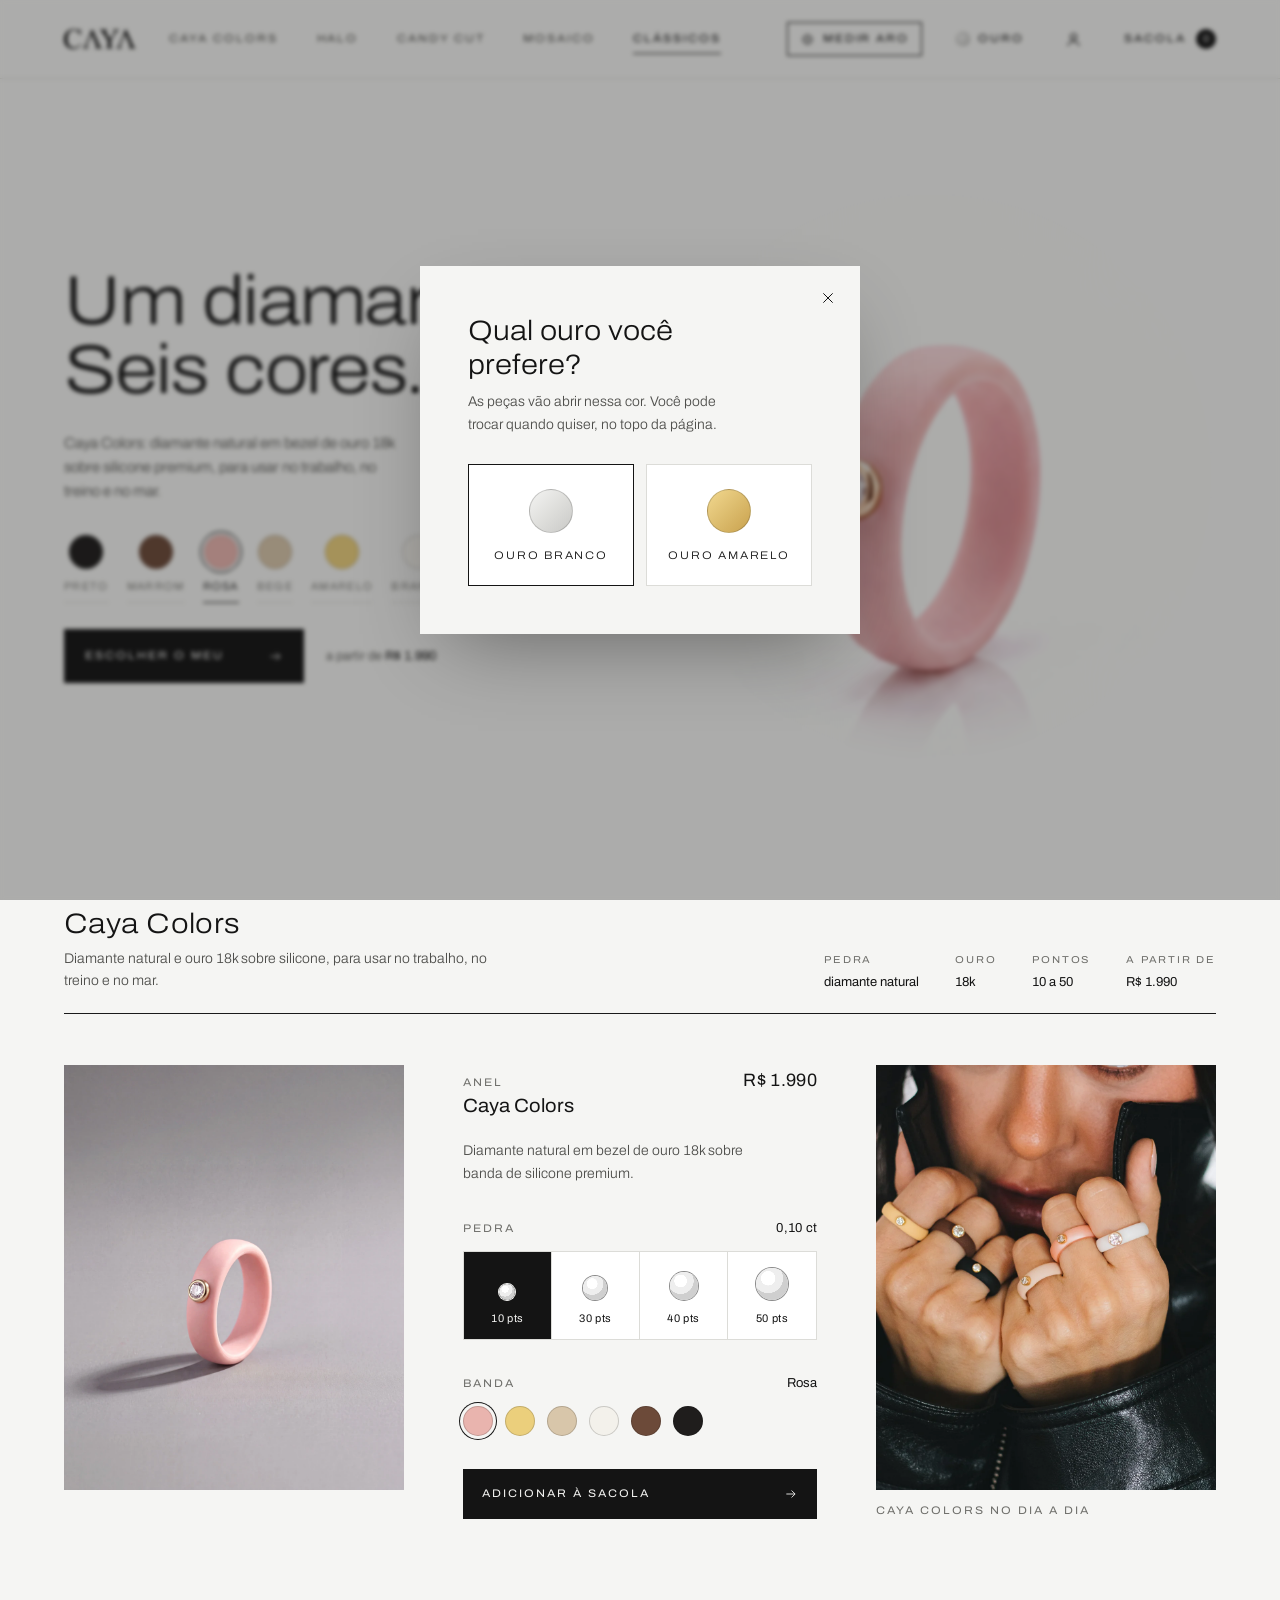
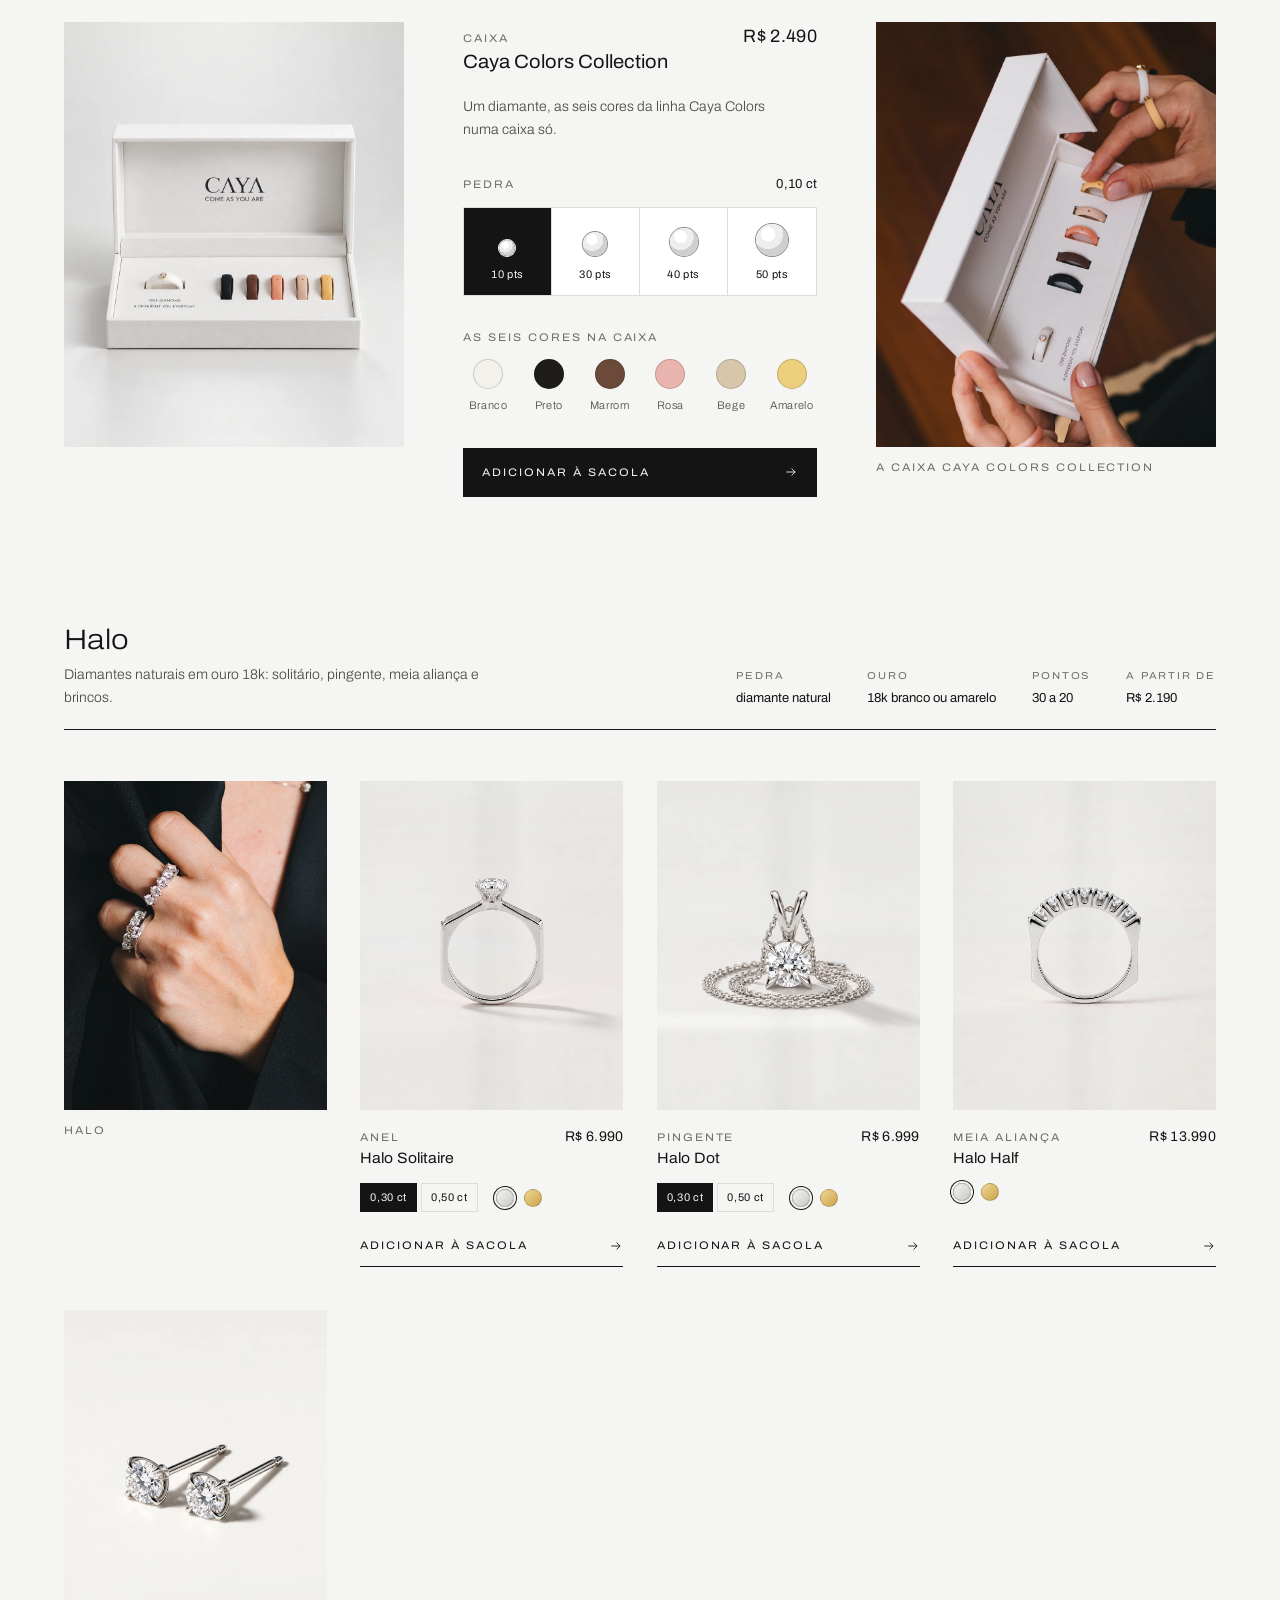
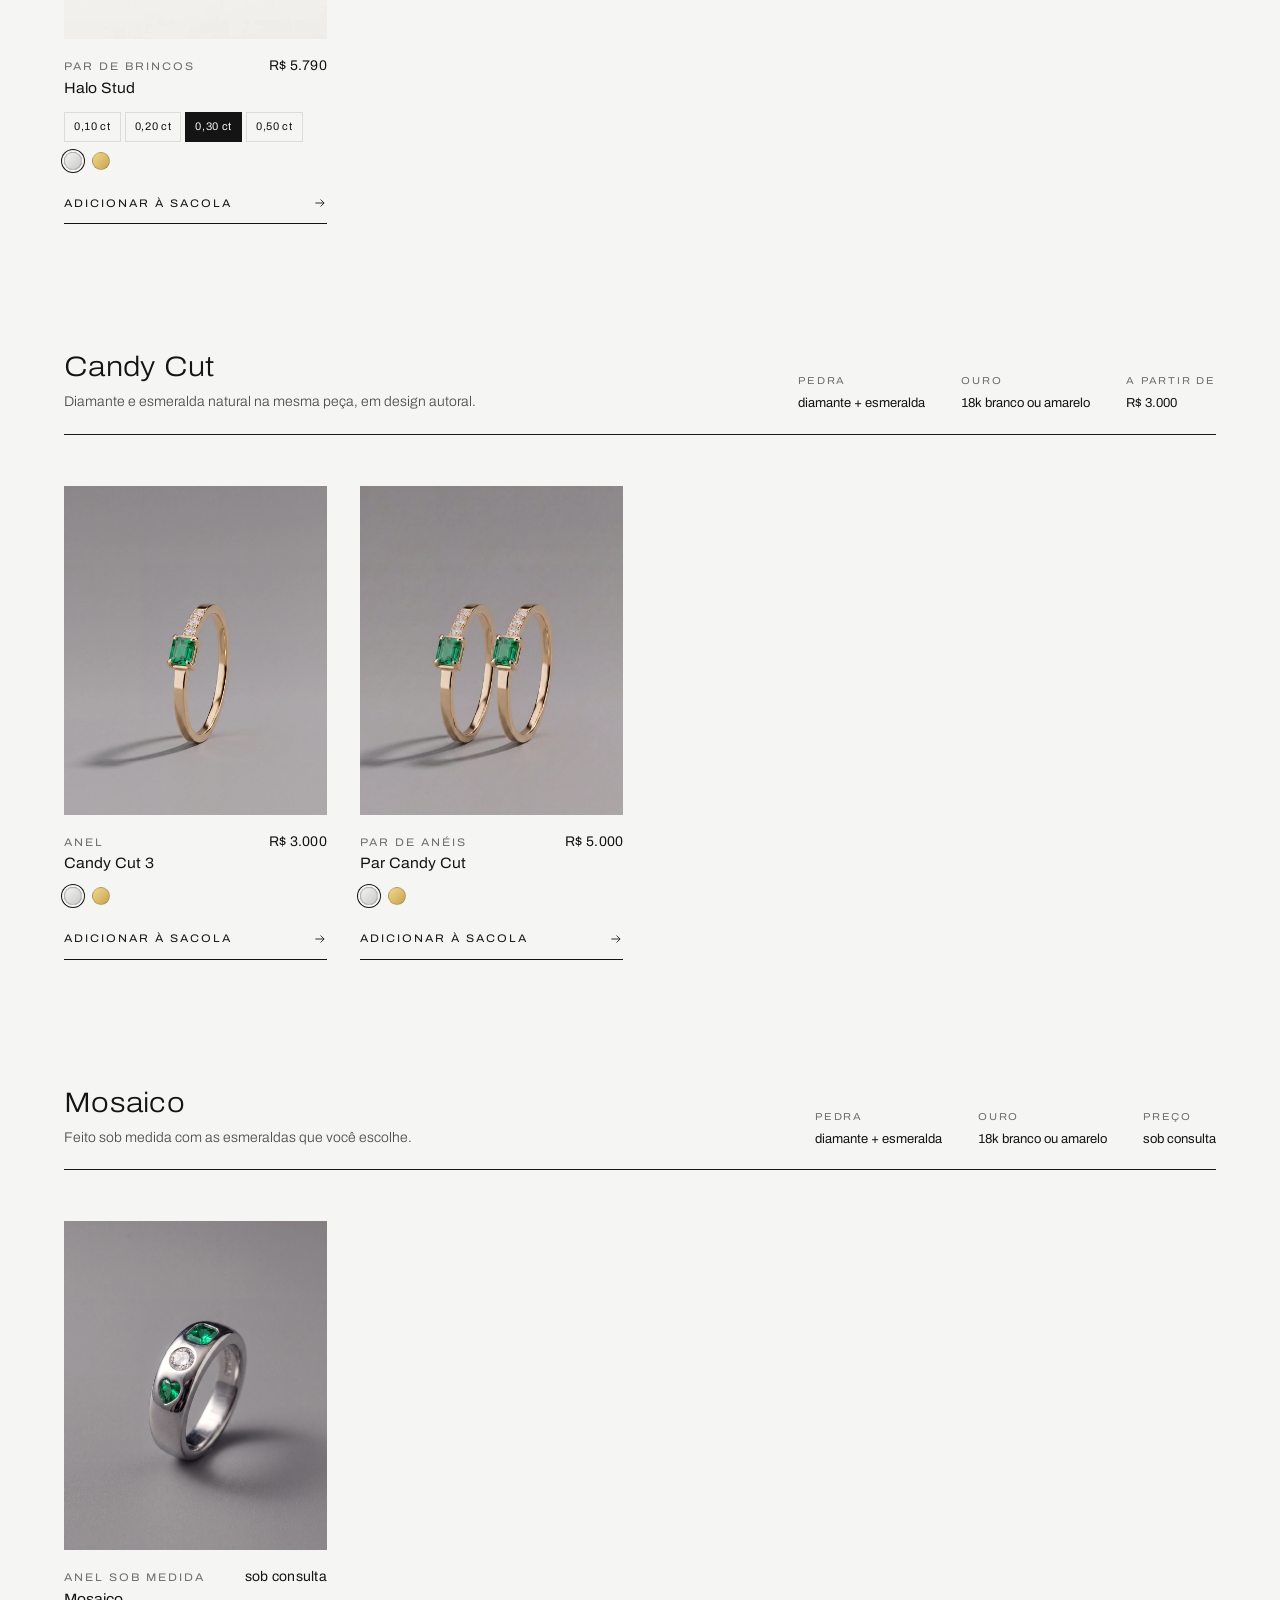
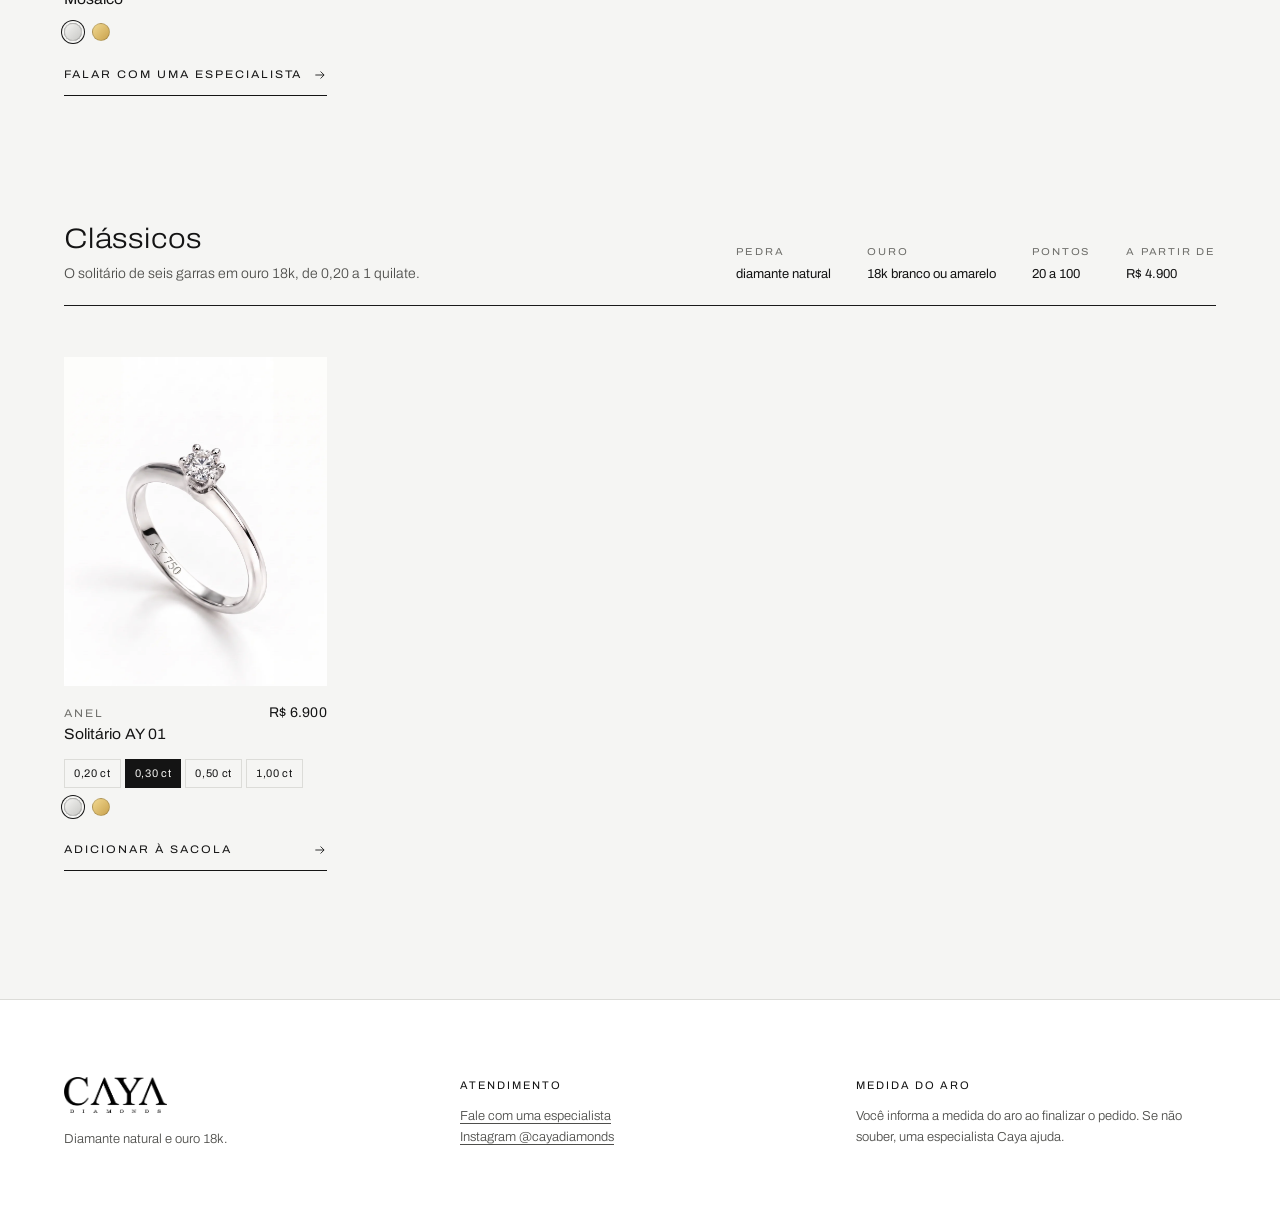
<file: teste/papel-hero/index.html>
<!doctype html>
<html lang="pt-BR">
<head>
<meta charset="utf-8">
<meta name="robots" content="noindex,nofollow">
<meta name="viewport" content="width=device-width,initial-scale=1">
<title>Caya Diamonds — Peças (teste do hero)</title>
<link rel="icon" href="../../assets/marca/favicon.png">
<meta name="description" content="Diamante natural e ouro 18k. Caya Colors, Halo, Candy Cut, Mosaico e Clássicos.">
<link rel="preload" href="../../assets/fonts/archivo-latin-wdth-normal.woff2" as="font" type="font/woff2" crossorigin>
<link rel="stylesheet" href="../../assets/site.css?v=20261025202432">
<link rel="preload" as="image" href="../../assets/hero/rosa.webp">
<style>
/* ---------- hero: um diamante, seis cores (so nesta copia) ---------- */
.hero-cores{--dx:36%;--dy:52%;display:grid;grid-template-columns:minmax(0,1fr) minmax(0,1.1fr);align-items:center;
  gap:clamp(24px,5vw,80px);padding:clamp(20px,3vw,40px) var(--g) clamp(48px,6vw,88px);min-height:min(calc(100svh - 70px),860px);max-width:1440px;margin:0 auto}
.hero-palco{order:2;position:relative;aspect-ratio:1;width:100%;max-width:min(72svh,700px);justify-self:center;
  -webkit-mask:radial-gradient(closest-side,#000 82%,transparent);mask:radial-gradient(closest-side,#000 82%,transparent)}
.hero-palco img{position:absolute;inset:0;width:100%;height:100%;object-fit:cover;user-select:none}
.hero-palco img.entra{clip-path:circle(0% at var(--dx) var(--dy))}
.hero-palco img.entra.vai{clip-path:circle(150% at var(--dx) var(--dy));transition:clip-path 1.25s cubic-bezier(.65,0,.25,1)}
/* brilho na pedra no instante da troca */
.hero-palco::after{content:"";position:absolute;left:var(--dx);top:var(--dy);width:22%;aspect-ratio:1;translate:-50% -50%;pointer-events:none;
  background:radial-gradient(circle,rgba(255,255,255,.95) 0 6%,rgba(255,255,255,.35) 18%,transparent 60%);opacity:0;scale:.3;mix-blend-mode:screen}
.hero-palco.brilha::after{animation:brilho 1.1s cubic-bezier(.16,1,.3,1)}
@keyframes brilho{0%{opacity:0;scale:.3}30%{opacity:1;scale:1}100%{opacity:0;scale:1.4}}
.hero-texto{order:1;max-width:480px;display:flex;flex-direction:column;gap:26px}
.hero-texto h1{font-weight:300;font-stretch:112%;font-size:clamp(40px,5.4vw,80px);line-height:1;letter-spacing:-.02em}
.hero-sub{color:var(--texto-2);font-size:15px;max-width:38ch}
.hero-cores-lista{display:flex;gap:18px;flex-wrap:wrap;padding-top:6px}
.hero-cores-lista button{display:flex;flex-direction:column;align-items:center;gap:9px;font-size:11px;letter-spacing:.12em;text-transform:uppercase;color:var(--cinza);transition:color .25s}
.hero-cores-lista i{display:block;width:34px;height:34px;border-radius:50%;border:1px solid rgba(20,20,20,.18);transition:transform .3s var(--ease)}
.hero-cores-lista button:hover i{transform:scale(1.08)}
.hero-cores-lista button[aria-pressed="true"]{color:var(--preto)}
.hero-cores-lista button[aria-pressed="true"] i{box-shadow:0 0 0 3px var(--fundo),0 0 0 4px var(--preto)}
.hero-cores-lista .tempo{display:block;width:100%;height:1px;background:var(--linha);position:relative;overflow:hidden;margin-top:-2px}
.hero-cores-lista .tempo::after{content:"";position:absolute;inset:0;background:var(--preto);transform:scaleX(0);transform-origin:left}
.hero-cores-lista [aria-pressed="true"] .tempo::after{transform:scaleX(1)}
.hero-cores.rodando .hero-cores-lista [aria-pressed="true"] .tempo::after{transform:scaleX(0);animation:enche var(--tempo,3.6s) linear forwards}
.hero-acao{display:flex;align-items:center;gap:22px;flex-wrap:wrap}
.hero-acao .comprar{display:flex;justify-content:space-between;align-items:center;gap:16px;min-width:240px;padding:17px 20px;background:var(--preto);color:var(--fundo);
  border:1px solid var(--preto);font-size:11px;font-weight:400;font-stretch:110%;letter-spacing:.18em;text-transform:uppercase;text-decoration:none;transition:background .3s var(--ease),color .3s}
.hero-acao .comprar:hover{background:transparent;color:var(--preto)}
.hero-acao .comprar svg{width:15px;height:15px;flex:none}
.hero-preco{font-size:13px;color:var(--texto-2)}
.hero-preco b{font-weight:400;color:var(--preto)}
@media (prefers-reduced-motion:reduce){
  .hero-palco img.entra,.hero-palco img.entra.vai{clip-path:none;transition:opacity .3s}
  .hero-palco.brilha::after{animation:none}
}
@media (max-width:860px){
  .hero-cores{grid-template-columns:minmax(0,1fr);min-height:0;gap:8px;padding-top:8px}
  .hero-palco{order:1;max-width:520px}
  .hero-texto{order:2;max-width:none;gap:18px}
}
@media (max-width:760px){
  .hero-texto h1{font-size:36px}
  .hero-sub{font-size:13px}
  .hero-cores-lista{gap:0;justify-content:space-between}
  .hero-cores-lista i{width:28px;height:28px}
  .hero-cores-lista button{font-size:11px;letter-spacing:.04em}
  .hero-acao .comprar{flex:1;min-width:0}
}
</style>
</head>
<body>
<script>document.documentElement.classList.add('js')</script>

<header class="topo">
  <div class="topo-in">
    <a class="marca" href="index.html?v=20261025202432"><img src="../../assets/marca/caya-tinta.png" alt="Caya Diamonds" width="454" height="126"></a>
    <nav class="indice" aria-label="Coleções" id="indice"></nav>
    <button class="sacola-btn" id="abrir-sacola" aria-controls="sacola" aria-expanded="false">Sacola <span class="mono" id="qtd">0</span></button>
  </div>
</header>

<main>
  <section class="hero-cores" id="hero" aria-labelledby="hero-t">
    <div class="hero-palco" id="hero-palco" aria-hidden="true"></div>
    <div class="hero-texto">
      <h1 id="hero-t">Um diamante.<br>Seis cores.</h1>
      <p class="hero-sub">Caya Colors: diamante natural em bezel de ouro 18k sobre silicone premium, para usar no trabalho, no treino e no mar.</p>
      <div class="hero-cores-lista" role="group" aria-label="Cor da banda" id="hero-cores"></div>
      <div class="hero-acao">
        <a class="comprar" id="hero-link" href="../peca/index.html?v=20261025202432&peca=caya-colors"><span>Escolher o meu</span><svg viewBox="0 0 24 24" fill="none" stroke="currentColor" stroke-width="1.5" aria-hidden="true"><path d="M4 12h15M13 6l6 6-6 6"/></svg></a>
        <span class="hero-preco">a partir de <b id="hero-preco"></b></span>
      </div>
    </div>
  </section>
  <div id="lotes"></div>
</main>

<footer class="rodape">
  <div><img src="../../assets/marca/caya-diamonds-tinta.png" alt="Caya Diamonds" width="454" height="159"><p>Diamante natural e ouro 18k.</p></div>
  <div><b>Atendimento</b><p><a id="zap" href="#" target="_blank" rel="noopener">Fale com uma especialista</a><br><a href="https://instagram.com/cayadiamonds" rel="noopener">Instagram @cayadiamonds</a></p></div>
  <div><b>Medida do aro</b><p>Você informa a medida do aro ao finalizar o pedido. Se não souber, uma especialista Caya ajuda.</p></div>
</footer>

<script src="../../data/catalogo.js?v=20261025202432"></script>
<script src="../comum.js?v=20261025202432"></script>
<script src="../sacola.js?v=20261025202432"></script>
<script src="../preferencia.js?v=20261025202432"></script>
<script>
(function(){
const {C,brl,ct,nomeBanda,corBanda,variacao,rotulo,aPartirDe,lerEndereco,gravarEndereco,sacola,linkWhatsApp,pedidoWhatsApp}=Caya;
const $=(s,r=document)=>r.querySelector(s);
const el=(t,a={},h='')=>{const e=document.createElement(t);for(const k in a)e.setAttribute(k,a[k]);if(h)e.innerHTML=h;return e};
const SETA='<svg viewBox="0 0 24 24" fill="none" stroke="currentColor" stroke-width="1.5" aria-hidden="true"><path d="M4 12h15M13 6l6 6-6 6"/></svg>';
const OK='<svg viewBox="0 0 24 24" fill="none" stroke="currentColor" stroke-width="1.5" aria-hidden="true"><path d="M4 12.5l5 5L20 6.5"/></svg>';
$('#zap').href=linkWhatsApp('Olá! Vim pelo site da Caya.');
const sel=lerEndereco();
C.colecoes.forEach(c=>$('#indice').append(el('a',{href:'#'+c.id},c.nome)));

function linkPeca(p,e){const q=new URLSearchParams({peca:p.id});for(const k of Object.keys(p.eixos))q.set(k,e[k]);return '../peca/index.html?v=20261025202432&'+q}
function trocarFoto(img,src){ if(img.getAttribute('src')===src) return; img.classList.add('troca');
  const n=new Image(); n.onload=()=>{img.src=src; img.classList.remove('troca')}; n.src=src; }

function acao(p,getE){
  if(p.consulta) return el('a',{class:'acao',href:linkWhatsApp(`Olá! Quero conversar sobre o ${p.nome}.`),target:'_blank',rel:'noopener'},`<span>Falar com uma especialista</span>${SETA}`);
  const b=el('button',{class:'acao',type:'button'},`<span>Adicionar<span class="longo"> à sacola</span></span>${SETA}`);
  b.onclick=()=>{ sacola.adicionar(p,getE()); b.classList.add('ok'); b.innerHTML=`<span>Na sacola</span>${OK}`;
    setTimeout(()=>{b.classList.remove('ok'); b.innerHTML=`<span>Adicionar<span class="longo"> à sacola</span></span>${SETA}`},1600); Caya.abrirSacola(); };
  return b;
}

/* Caya Colors: uma peca so; pedra e banda escolhidas no painel */
function montarColors(p){
  const e=Object.assign(Caya.padraoCom(p), sel&&sel.p.id===p.id?sel.e:{});
  const box=el('div',{class:'colors'});
  box.innerHTML=`<a class="foto" href="#"><img alt="" width="1024" height="1272"></a>
    <div class="painel">
      <div class="peca-nome"><h3><span class="pequeno">Anel</span>${p.nome}</h3><span class="mono" data-r="preco"></span></div>
      <p class="resumo">${p.resumo}</p>
      <div><div class="rot"><span class="pequeno">Pedra</span><b class="mono" data-r="pts"></b></div><div class="regua" role="group" aria-label="Pontos do diamante"></div></div>
      <div><div class="rot"><span class="pequeno">Banda</span><b data-r="banda"></b></div><div class="bandas" role="group" aria-label="Cor da banda"></div></div>
    </div>`;
  const painel=$('.painel',box), maior=Math.max(...p.eixos.pts);
  p.eixos.pts.forEach(v=>{const d=Math.round(10+22*Math.pow(v/maior,.83));
    const b=el('button',{type:'button','aria-pressed':'false','data-v':v,'aria-label':ct(v)},`<span class="pedra" style="width:${d}px;height:${d}px"></span><span class="mono">${v} pts</span>`);
    b.onclick=()=>{e.pts=v;atual()}; $('.regua',painel).append(b)});
  C.bandas.forEach(bd=>{const b=el('button',{type:'button','aria-pressed':'false','data-v':bd.id,'aria-label':'Banda '+bd.nome,title:bd.nome,style:'background:'+bd.cor});
    b.onclick=()=>{e.banda=bd.id;atual()}; $('.bandas',painel).append(b)});
  painel.append(acao(p,()=>({...e})));
  const img=$('img',box);
  function atual(){
    const v=variacao(p,e);
    trocarFoto(img,'../../'+v.fotos[0]); img.alt=`${p.nome}, ${rotulo(p,e)}`;
    painel.querySelectorAll('.regua button').forEach(b=>b.setAttribute('aria-pressed',+b.dataset.v===e.pts));
    painel.querySelectorAll('.bandas button').forEach(b=>b.setAttribute('aria-pressed',b.dataset.v===e.banda));
    $('[data-r=pts]',painel).textContent=ct(e.pts);
    $('[data-r=banda]',painel).textContent=nomeBanda(e.banda);
    $('[data-r=preco]',painel).textContent=brl(v.preco);
    $('a.foto',box).href=linkPeca(p,e);
    if(atual.pronto) gravarEndereco(p,e); atual.pronto=true;
  }
  atual(); return box;
}

/* Caya Colors Collection: mesma diagramacao do anel, com as seis cores a mostra */
function montarCollection(p){
  const e=Object.assign(Caya.padraoCom(p), sel&&sel.p.id===p.id?sel.e:{}), ed=EDITORIAL[p.id], maior=Math.max(...p.eixos.pts);
  const box=el('div',{class:'colors collection',id:'peca-'+p.id});
  box.innerHTML=`<a class="foto" href="#"><img src="../../${p.variacoes[0].fotos[0]}" alt="${p.nome}: caixa com o anel e as bandas nas seis cores" loading="lazy" width="1024" height="1272"></a>
    <div class="painel">
      <div class="peca-nome"><h3><span class="pequeno">${p.tipo}</span><a class="nome-link" href="#">${p.nome}</a></h3><span class="mono" data-r="preco"></span></div>
      <p class="resumo">${p.resumo}</p>
      <div><div class="rot"><span class="pequeno">Pedra</span><b class="mono" data-r="pts"></b></div><div class="regua" role="group" aria-label="Pontos do diamante"></div></div>
      <div><div class="rot"><span class="pequeno">As seis cores na caixa</span></div>
        <ul class="todas-cores">${p.cores.map(id=>`<li><i style="background:${corBanda(id)}"></i>${nomeBanda(id)}</li>`).join('')}</ul></div>
    </div>`;
  const painel=$('.painel',box);
  p.eixos.pts.forEach(v=>{const d=Math.round(10+22*Math.pow(v/maior,.83));
    const b=el('button',{type:'button','aria-pressed':'false','data-v':v,'aria-label':ct(v)},`<span class="pedra" style="width:${d}px;height:${d}px"></span><span class="mono">${v} pts</span>`);
    b.onclick=()=>{e.pts=v;atual()}; $('.regua',painel).append(b)});
  painel.append(acao(p,()=>({...e})));
  if(ed) box.append(el('figure',{class:'editorial'},`<img src="../../assets/editorial/${ed.img}.webp" alt="${ed.alt}" loading="lazy" width="1000" height="1250"><figcaption class="pequeno">${ed.legenda}</figcaption>`));
  function atual(){
    const v=variacao(p,e);
    painel.querySelectorAll('.regua button').forEach(b=>b.setAttribute('aria-pressed',+b.dataset.v===e.pts));
    $('[data-r=pts]',painel).textContent=ct(e.pts);
    $('[data-r=preco]',painel).textContent=brl(v.preco);
    box.querySelectorAll('a.foto,a.nome-link').forEach(a=>a.href=linkPeca(p,e));
    if(atual.pronto) gravarEndereco(p,e); atual.pronto=true;
  }
  atual(); return box;
}

function montarPeca(p,sozinha){
  const e=Object.assign(Caya.padraoCom(p), sel&&sel.p.id===p.id?sel.e:{});
  const art=el('article',{class:'peca',id:'peca-'+p.id});
  art.innerHTML=`<a class="foto" href="#"><img alt="" loading="lazy" width="1024" height="1272"></a>
    <div class="peca-corpo"><div class="peca-nome"><h3><span class="pequeno">${p.tipo}</span><a class="nome-link" href="#">${p.nome}</a></h3><span class="mono" data-r="preco"></span></div></div>`;
  const corpo=$('.peca-corpo',art);
  if(sozinha) corpo.append(el('p',{class:'resumo'},p.resumo));
  const esc=el('div',{class:'escolhas'});
  const nomes={pts:'Pedra',ouro:'Ouro'};
  for(const k of Object.keys(p.eixos)){
    const g=el('div',{class:'eixo',role:'group','aria-label':nomes[k]});
    p.eixos[k].forEach(v=>{const b=k==='ouro'?el('button',{type:'button',class:'ouro-b','data-k':k,'data-v':v,'aria-pressed':'false','aria-label':'Ouro '+v,title:'Ouro '+v,style:'background:'+(v==='branco'?'linear-gradient(135deg,#F4F4F2,#C9C9C6)':'linear-gradient(135deg,#F1D88F,#C9A24E)')}):el('button',{type:'button',class:'opc','data-k':k,'data-v':v,'aria-pressed':'false'},ct(v));
      b.onclick=()=>{e[k]=v;atual()}; g.append(b)});
    esc.append(g);
  }
  if(esc.children.length) corpo.append(esc);
  corpo.append(acao(p,()=>({...e})));
  const img=$('img',art);
  function atual(){
    const v=variacao(p,e);
    trocarFoto(img,'../../'+v.fotos[0]); img.alt=`${p.nome}${rotulo(p,e)?', '+rotulo(p,e):''}`;
    art.querySelectorAll('.opc,.ouro-b').forEach(b=>b.setAttribute('aria-pressed',String(e[b.dataset.k])===b.dataset.v));
    $('[data-r=preco]',art).textContent=p.consulta?'sob consulta':brl(v.preco);
    art.querySelectorAll('a.foto,a.nome-link').forEach(a=>a.href=linkPeca(p,e));
    if(atual.pronto) gravarEndereco(p,e); atual.pronto=true;
  }
  if(p.eixos.ouro) Caya.aoMudarOuro(v=>{ e.ouro=v; atual.pronto=false; atual(); });
  atual(); return art;
}

const EDITORIAL={
  'colors-collection':{img:'collection',alt:'Mãos abrindo a caixa Caya Colors Collection com as bandas coloridas',legenda:'A caixa Caya Colors Collection'},
  'caya-colors':{img:'caya-colors',alt:'Mãos com cinco anéis Caya Colors em cores diferentes',legenda:'Caya Colors no dia a dia'},
  'halo':{img:'halo',alt:'Mão com anéis de diamante em ouro branco sobre blazer preto',legenda:'Halo'}
};
C.colecoes.forEach(c=>{
  const ps=C.pecas.filter(p=>p.colecao===c.id);
  const faixa=[...new Set(ps.flatMap(p=>p.eixos.pts||[]))];
  const dados=[
    ['Pedra',c.id==='candy-cut'||c.id==='mosaico'?'diamante + esmeralda':'diamante natural'],
    ['Ouro',c.id==='caya-colors'?'18k':'18k branco ou amarelo'],
    faixa.length>1?['Pontos',faixa[0]+' a '+faixa[faixa.length-1]]:null,
    ps.every(p=>p.consulta)?['Preço','sob consulta']:['A partir de',brl(Math.min(...ps.filter(p=>!p.consulta).map(aPartirDe)))]].filter(Boolean);
  const sec=el('section',{class:'lote dobrado',id:c.id,'aria-labelledby':'t-'+c.id});
  sec.innerHTML=`<header class="lote-cab"><div><h2 id="t-${c.id}">${c.nome}</h2><p class="linha">${c.linha}</p></div>
    <dl>${dados.map(([a,b])=>`<div><dt>${a}</dt><dd>${b}</dd></div>`).join('')}</dl></header>
    <div class="forro"></div>`;
  const forro=$('.forro',sec);
  const ed=EDITORIAL[c.id], fig=ed?el('figure',{class:'editorial'},`<img src="../../assets/editorial/${ed.img}.webp" alt="${ed.alt}" loading="lazy" width="1000" height="1250"><figcaption class="pequeno">${ed.legenda}</figcaption>`):null;
  if(c.id==='caya-colors'){ const cc=montarColors(ps[0]); if(fig) cc.append(fig); forro.append(cc);
    ps.slice(1).forEach(p=>forro.append(montarCollection(p))); }
  else{ const box=el('div',{class:'pecas'}); box.dataset.n=ps.length; box.style.setProperty('--n',ps.length);
    if(fig) box.prepend(fig);
    ps.forEach(p=>box.append(montarPeca(p,false))); forro.append(box); }
  $('#lotes').append(sec);
});

const io=new IntersectionObserver(es=>es.forEach(x=>{if(x.isIntersecting){x.target.classList.remove('dobrado');io.unobserve(x.target)}}),{rootMargin:'0px 0px -10% 0px'});
document.querySelectorAll('.lote').forEach(s=>io.observe(s));
const links=[...document.querySelectorAll('#indice a')];
const io2=new IntersectionObserver(es=>es.forEach(x=>{if(x.isIntersecting)links.forEach(a=>a.setAttribute('aria-current',a.hash==='#'+x.target.id))}),{rootMargin:'-40% 0px -55% 0px'});
document.querySelectorAll('.lote').forEach(s=>io2.observe(s));
if(sel){const a=document.getElementById(sel.p.colecao); if(a){a.classList.remove('dobrado'); setTimeout(()=>a.scrollIntoView(),50)}}

Caya.montarSacola('../../');
Caya.montarPreferencia();
/* hero: o anel troca de cor numa onda que nasce do diamante */
(function(){
  const palco=document.getElementById('hero-palco'), lista=document.getElementById('hero-cores'), sec=document.getElementById('hero');
  const p=Caya.peca('caya-colors'), ORDEM=['preto','marrom','rosa','bege','amarelo','branco'], TEMPO=3600;
  const reduz=matchMedia('(prefers-reduced-motion:reduce)').matches, cel=matchMedia('(max-width:760px)').matches;
  const src=c=>`../../assets/hero/${c}${cel?'-m':''}.webp`;
  let atual=-1, timer=null, parado=reduz;
  sec.style.setProperty('--tempo',TEMPO+'ms');
  $('#hero-preco').textContent=brl(Caya.aPartirDe(p));
  ORDEM.forEach((c,k)=>{
    const b=el('button',{type:'button','aria-pressed':'false','aria-label':'Banda '+nomeBanda(c)},`<i style="background:${corBanda(c)}"></i>${nomeBanda(c)}<span class="tempo"></span>`);
    b.onclick=()=>{ir(k);parado=true;clearInterval(timer);sec.classList.remove('rodando')};
    b.onmouseenter=()=>{ if(!cel) ir(k,true) };
    lista.append(b);
  });
  function ir(k,suave){
    if(k===atual) return; atual=k; const c=ORDEM[k];
    lista.querySelectorAll('button').forEach((b,i)=>b.setAttribute('aria-pressed',String(i===k)));
    $('#hero-link').href=`../peca/index.html?v=20261025202432&peca=caya-colors&pts=10&banda=${c}`;
    const img=new Image(); img.alt=''; img.decoding='async'; img.src=src(c);
    const entrar=()=>{
      if(!palco.children.length||reduz){ palco.replaceChildren(img); return; }
      img.className='entra'; palco.append(img);
      requestAnimationFrame(()=>requestAnimationFrame(()=>img.classList.add('vai')));
      palco.classList.remove('brilha'); void palco.offsetWidth; palco.classList.add('brilha');
      img.addEventListener('transitionend',()=>{ while(palco.children.length>1) palco.firstChild.remove(); img.className=''; },{once:true});
    };
    img.decode?img.decode().then(entrar,entrar):(img.onload=entrar);
    sec.classList.remove('rodando'); void sec.offsetWidth; if(!parado) sec.classList.add('rodando');
  }
  function tocar(){ clearInterval(timer); if(!parado) timer=setInterval(()=>ir((atual+1)%ORDEM.length),TEMPO); }
  sec.addEventListener('mouseleave',()=>{ if(!parado) tocar() });
  sec.addEventListener('mouseenter',()=>clearInterval(timer));
  document.addEventListener('visibilitychange',()=>document.hidden?clearInterval(timer):tocar());
  /* pre-carrega as outras cores depois da primeira */
  addEventListener('load',()=>ORDEM.forEach(c=>{const i=new Image(); i.src=src(c)}));
  ir(2); tocar();
})();
})();
</script>
</body>
</html>
</file>
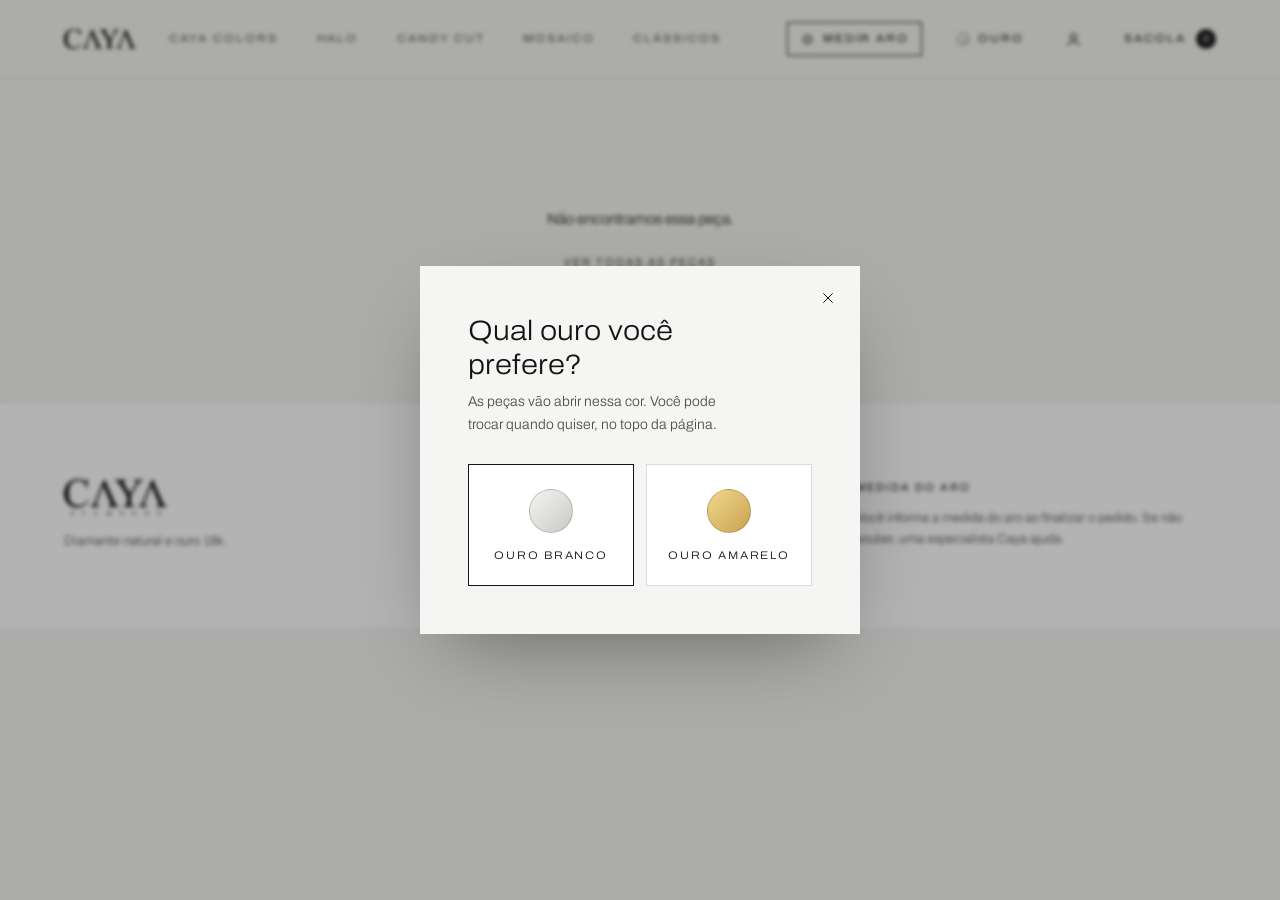
<file: teste/peca/index.html>
<!doctype html>
<html lang="pt-BR">
<head>
<meta charset="utf-8">
<meta name="robots" content="noindex,nofollow">
<meta name="viewport" content="width=device-width,initial-scale=1">
<title>Caya Diamonds</title>
<link rel="icon" href="../../assets/marca/favicon.png">
<meta name="description" content="Diamante natural e ouro 18k.">
<link rel="preload" href="../../assets/fonts/archivo-latin-wdth-normal.woff2" as="font" type="font/woff2" crossorigin>
<link rel="stylesheet" href="../../assets/site.css?v=20261025202432">
<style>
/* ---------- pagina da peca ---------- */
.trilha{padding:28px var(--g) 0;font-size:11px;font-weight:400;letter-spacing:.18em;text-transform:uppercase;color:var(--cinza);font-stretch:110%}
.trilha a{text-decoration:none}
.trilha a:hover{color:var(--preto)}
.trilha span{margin:0 10px}

.ficha-peca{display:grid;grid-template-columns:minmax(0,560px) minmax(0,420px);gap:clamp(40px,7vw,128px);
  padding:clamp(28px,4vw,56px) var(--g) var(--respiro);justify-content:center;align-items:start}

.galeria{display:grid;gap:14px}
.galeria .foto{max-width:560px}
.miniaturas{display:flex;gap:10px}
.miniaturas[hidden]{display:none}
.nota-foto{font-size:12px;color:var(--cinza)}
.miniaturas button{width:64px;aspect-ratio:4/5;overflow:hidden;opacity:.55;transition:opacity .25s var(--ease);outline-offset:3px}
.miniaturas button img{width:100%;height:100%;object-fit:cover}
.miniaturas button:hover{opacity:.85}
.miniaturas button[aria-pressed="true"]{opacity:1;outline:1px solid var(--preto)}

.info{position:sticky;top:100px;display:flex;flex-direction:column;gap:28px}
.info h1{font-weight:300;font-stretch:110%;font-size:clamp(26px,2.4vw,34px);line-height:1.1;letter-spacing:.005em;margin-top:8px}
.info .preco{font-size:19px;font-weight:400;letter-spacing:.02em}
.info .resumo{color:var(--texto-2);max-width:40ch;font-size:15px}
.info .topo-info{display:grid;gap:14px;padding-bottom:26px;border-bottom:1px solid var(--linha)}
.info .rot{margin-bottom:12px}
.info .eixo{gap:6px}
.info .opc{font-size:12px;padding:8px 13px}
.info .ouro-b,.info .bandas button{width:28px;height:28px}
.info .eixo:has(.ouro-b){gap:14px}
.comprar{display:flex;justify-content:space-between;align-items:center;padding:17px 20px;background:var(--preto);color:var(--fundo);border:1px solid var(--preto);
  font-size:11px;font-weight:400;font-stretch:110%;letter-spacing:.18em;text-transform:uppercase;text-decoration:none;transition:background .3s var(--ease),color .3s}
.comprar:hover{background:transparent;color:var(--preto)}
.comprar svg{width:15px;height:15px}
.nota{font-size:13px;color:var(--cinza);margin-top:-14px}

/* secoes que abrem e fecham */
.secoes{border-top:1px solid var(--linha)}
.secoes details{border-bottom:1px solid var(--linha)}
.secoes summary{list-style:none;cursor:pointer;display:flex;justify-content:space-between;align-items:center;padding:18px 0;
  font-size:11px;font-weight:400;letter-spacing:.18em;text-transform:uppercase;font-stretch:110%}
.secoes summary::-webkit-details-marker{display:none}
.secoes summary svg{width:14px;height:14px;transition:transform .3s var(--ease)}
.secoes details[open] summary svg{transform:rotate(45deg)}
.secoes .conteudo{padding:0 0 22px;color:var(--texto-2);font-size:14px;max-width:46ch}
.secoes ul{list-style:none;display:grid;gap:8px}
.secoes li{display:grid;grid-template-columns:120px 1fr;gap:12px}
.secoes li b{font-weight:400;color:var(--cinza);font-size:12px;letter-spacing:.04em}
.secoes .so-texto li{grid-template-columns:1fr}

/* mais da colecao */
.mais{margin:0 var(--g) var(--respiro)}
.mais .lote-cab{grid-template-columns:minmax(0,1fr) auto}
.mais .lote-cab a{font-size:11px;font-weight:400;letter-spacing:.18em;text-transform:uppercase;text-decoration:none;border-bottom:1px solid var(--preto);padding-bottom:4px}

.sumiu{padding:var(--respiro) var(--g);text-align:center}
.sumiu a{font-size:11px;letter-spacing:.18em;text-transform:uppercase}

@media (max-width:900px){
  .ficha-peca{grid-template-columns:minmax(0,1fr);max-width:560px;margin:0 auto}
  .info{position:static}
}
@media (max-width:760px){
  .trilha{padding:16px var(--g) 0;font-size:11px;letter-spacing:.12em}
  .trilha span{margin:0 6px}
  .ficha-peca{padding:16px var(--g) 56px;gap:22px}
  .galeria{gap:10px}
  .galeria .foto{width:82%;margin:0 auto}
  .miniaturas{justify-content:center;gap:8px}
  .miniaturas button{width:46px}
  .info{gap:20px}
  .info .topo-info{gap:8px;padding-bottom:18px}
  .info h1{font-size:22px;margin-top:4px}
  .info .preco{font-size:16px}
  .info .resumo{font-size:13px}
  .info .opc{padding:6px 10px}
  .info .ouro-b,.info .bandas button{width:24px;height:24px}
  .comprar{padding:14px 16px}
  .nota{font-size:12px;margin-top:-10px}
  .secoes summary{padding:14px 0}
  .secoes .conteudo{font-size:13px;padding-bottom:16px}
  .secoes li{grid-template-columns:96px 1fr}
  .mais .lote-cab{gap:12px}
}
</style>
</head>
<body>
<script>document.documentElement.classList.add('js')</script>

<header class="topo">
  <div class="topo-in">
    <a class="marca" href="../papel/index.html?v=20261025202432"><img src="../../assets/marca/caya-tinta.png" alt="Caya Diamonds" width="454" height="126"></a>
    <nav class="indice" aria-label="Coleções" id="indice"></nav>
    <button class="sacola-btn" id="abrir-sacola" aria-controls="sacola" aria-expanded="false">Sacola <span class="mono" id="qtd">0</span></button>
  </div>
</header>

<main id="principal"></main>

<footer class="rodape">
  <div><img src="../../assets/marca/caya-diamonds-tinta.png" alt="Caya Diamonds" width="454" height="159"><p>Diamante natural e ouro 18k.</p></div>
  <div><b>Atendimento</b><p><a id="zap" href="#" target="_blank" rel="noopener">Fale com uma especialista</a><br><a href="https://instagram.com/cayadiamonds" rel="noopener">Instagram @cayadiamonds</a></p></div>
  <div><b>Medida do aro</b><p>Você informa a medida do aro ao finalizar o pedido. Se não souber, uma especialista Caya ajuda.</p></div>
</footer>

<script src="../../data/catalogo.js?v=20261025202432"></script>
<script src="../comum.js?v=20261025202432"></script>
<script src="../sacola.js?v=20261025202432"></script>
<script src="../preferencia.js?v=20261025202432"></script>
<script>
(function(){
const {C,brl,ct,nomeBanda,corBanda,peca,variacao,rotulo,aPartirDe,lerEndereco,sacola,linkWhatsApp}=Caya;
const $=(s,r=document)=>r.querySelector(s);
const el=(t,a={},h='')=>{const e=document.createElement(t);for(const k in a)e.setAttribute(k,a[k]);if(h)e.innerHTML=h;return e};
const SETA='<svg viewBox="0 0 24 24" fill="none" stroke="currentColor" stroke-width="1.5" aria-hidden="true"><path d="M4 12h15M13 6l6 6-6 6"/></svg>';
const OK='<svg viewBox="0 0 24 24" fill="none" stroke="currentColor" stroke-width="1.5" aria-hidden="true"><path d="M4 12.5l5 5L20 6.5"/></svg>';
const MAIS='<svg viewBox="0 0 24 24" fill="none" stroke="currentColor" stroke-width="1.5" aria-hidden="true"><path d="M12 5v14M5 12h14"/></svg>';
const RAIZ='../../';
const OURO={branco:'linear-gradient(135deg,#F4F4F2,#C9C9C6)',amarelo:'linear-gradient(135deg,#F1D88F,#C9A24E)'};

$('#zap').href=linkWhatsApp('Olá! Vim pelo site da Caya.');
C.colecoes.forEach(c=>$('#indice').append(el('a',{href:'../papel/index.html?v=20261025202432#'+c.id},c.nome)));
Caya.montarSacola(RAIZ);
Caya.montarPreferencia();

const sel=lerEndereco();
const main=$('#principal');
if(!sel){
  main.innerHTML=`<div class="sumiu"><p>Não encontramos essa peça.</p><p style="margin-top:18px"><a href="../papel/index.html?v=20261025202432">Ver todas as peças</a></p></div>`;
  return;
}
const p=sel.p, e=sel.e;
const col=C.colecoes.find(c=>c.id===p.colecao);
const anel=/anel|alian/i.test(p.tipo);

main.innerHTML=`
  <nav class="trilha" aria-label="Você está em"><a href="../papel/index.html?v=20261025202432">Peças</a><span>/</span><a href="../papel/index.html?v=20261025202432#${col.id}">${col.nome}</a><span>/</span>${p.nome}</nav>
  <section class="ficha-peca">
    <div class="galeria">
      <div class="foto"><img alt="" width="1024" height="1272"></div>
      <div class="miniaturas" role="group" aria-label="Fotos da peça"></div>
      <p class="nota-foto" hidden></p>
    </div>
    <div class="info">
      <div class="topo-info">
        <span class="pequeno">${p.tipo}</span>
        <h1>${p.nome}</h1>
        <span class="preco" data-r="preco"></span>
        <p class="resumo">${p.resumo}</p>
      </div>
      <div class="escolhas-peca" style="display:grid;gap:26px"></div>
      <div class="acao-peca"></div>
      ${p.aros?'<p class="nota">Você informa a medida do aro ao finalizar o pedido.</p>':''}
      <div class="secoes"></div>
    </div>
  </section>`;

/* ---- escolhas ---- */
const esc=$('.escolhas-peca',main);
if(p.eixos.pts){
  const maior=Math.max(...p.eixos.pts), muitos=p.eixos.pts.length>2;
  const g=el('div',{},`<div class="rot"><span class="pequeno">Pedra</span><b data-r="pts"></b></div>`);
  const box=el('div',muitos?{class:'regua',role:'group','aria-label':'Pontos do diamante'}:{class:'eixo',role:'group','aria-label':'Pontos do diamante'});
  p.eixos.pts.forEach(v=>{
    const b=muitos
      ? el('button',{type:'button','data-k':'pts','data-v':v,'aria-pressed':'false','aria-label':ct(v)},`<span class="pedra" style="width:${Math.round(10+22*Math.pow(v/maior,.83))}px;height:${Math.round(10+22*Math.pow(v/maior,.83))}px"></span><span class="mono">${v} pts</span>`)
      : el('button',{type:'button',class:'opc','data-k':'pts','data-v':v,'aria-pressed':'false'},ct(v));
    b.onclick=()=>{e.pts=v;atual()}; box.append(b)});
  g.append(box); esc.append(g);
}
if(p.eixos.banda){
  const g=el('div',{},`<div class="rot"><span class="pequeno">Banda</span><b data-r="banda"></b></div>`);
  const box=el('div',{class:'bandas',role:'group','aria-label':'Cor da banda'});
  C.bandas.forEach(bd=>{const b=el('button',{type:'button','data-k':'banda','data-v':bd.id,'aria-pressed':'false','aria-label':'Banda '+bd.nome,title:bd.nome,style:'background:'+bd.cor});
    b.onclick=()=>{e.banda=bd.id;atual()}; box.append(b)});
  g.append(box); esc.append(g);
}
if(p.eixos.ouro){
  const g=el('div',{},`<div class="rot"><span class="pequeno">Ouro 18k</span><b data-r="ouro"></b></div>`);
  const box=el('div',{class:'eixo',role:'group','aria-label':'Cor do ouro'});
  p.eixos.ouro.forEach(v=>{const b=el('button',{type:'button',class:'ouro-b','data-k':'ouro','data-v':v,'aria-pressed':'false','aria-label':'Ouro '+v,title:'Ouro '+v,style:'background:'+OURO[v]});
    b.onclick=()=>{e.ouro=v;atual()}; box.append(b)});
  g.append(box); esc.append(g);
}
if(p.cores){
  esc.append(el('div',{},`<div class="rot"><span class="pequeno">As seis cores na caixa</span></div><ul class="todas-cores">${p.cores.map(id=>`<li><i style="background:${corBanda(id)}"></i>${nomeBanda(id)}</li>`).join('')}</ul>`));
}
if(!esc.children.length) esc.remove();

/* ---- acao ---- */
const acaoBox=$('.acao-peca',main);
if(p.consulta){
  acaoBox.append(el('a',{class:'comprar',href:linkWhatsApp(`Olá! Quero conversar sobre o ${p.nome}.`),target:'_blank',rel:'noopener'},`<span>Falar com uma especialista</span>${SETA}`));
}else{
  const b=el('button',{class:'comprar',type:'button',style:'width:100%'},`<span>Adicionar à sacola</span>${SETA}`);
  b.onclick=()=>{sacola.adicionar(p,{...e}); b.innerHTML=`<span>Na sacola</span>${OK}`;
    setTimeout(()=>b.innerHTML=`<span>Adicionar à sacola</span>${SETA}`,1600); Caya.abrirSacola()};
  acaoBox.append(b);
}

/* ---- secoes ---- */
function secao(titulo,html,aberta){return `<details${aberta?' open':''}><summary>${titulo}${MAIS}</summary><div class="conteudo">${html}</div></details>`}
function montarSecoes(){
  const linhas=[];
  if(e.pts) linhas.push(['Diamante',p.pedras?p.pedras:`${e.pts} pontos (${ct(e.pts)})`]);
  if(e.banda) linhas.push(['Banda','Silicone premium, '+nomeBanda(e.banda).toLowerCase()]);
  if(e.ouro) linhas.push(['Ouro','18k '+e.ouro]);
  const ficha=`<ul>${linhas.map(([a,b])=>`<li><b>${a}</b><span>${b}</span></li>`).join('')}</ul>
    <ul class="so-texto" style="margin-top:14px">${p.ficha.map(f=>`<li>${f}</li>`).join('')}</ul>`;
  $('.secoes',main).innerHTML=
    secao('Descrição',`<p>${p.texto}</p>`,true)+
    secao('Ficha técnica',ficha)+
    (p.aros?secao('Medida do aro','<p>Você informa a medida do aro na sacola, ao finalizar o pedido'+(p.aros>1?', uma para cada anel do par':'')+'. Se não souber, escolha "Não sei a medida": uma especialista Caya ajuda você a descobrir antes da produção, inclusive se for presente.</p>'):'')+
    secao('Atendimento',`<p>Dúvidas sobre a peça, a medida ou o prazo: <a href="${linkWhatsApp('Olá! Tenho uma dúvida sobre o '+p.nome+'.')}" target="_blank" rel="noopener">fale com uma especialista Caya</a>.</p>`);
}

/* ---- galeria ---- */
const fotoGrande=$('.galeria .foto img',main), minis=$('.miniaturas',main);
let fotoAtual=0;
function trocarFoto(src){ if(fotoGrande.getAttribute('src')===src) return; fotoGrande.classList.add('troca');
  const n=new Image(); n.onload=()=>{fotoGrande.src=src; fotoGrande.classList.remove('troca')}; n.src=src; }
function montarGaleria(v){
  minis.innerHTML='';
  if(fotoAtual>=v.fotos.length) fotoAtual=0;
  v.fotos.forEach((f,i)=>{const b=el('button',{type:'button','aria-pressed':String(i===fotoAtual),'aria-label':'Foto '+(i+1)},`<img src="${RAIZ+f}" alt="">`);
    b.onclick=()=>{fotoAtual=i; montarGaleria(v)}; minis.append(b)});
  minis.hidden=v.fotos.length<2;
  const nf=$('.nota-foto',main); nf.hidden=!v.foto_ouro;
  if(v.foto_ouro) nf.textContent=`Foto em ouro ${v.foto_ouro}. Sua peça é feita em ouro ${e.ouro}.`;
  trocarFoto(RAIZ+v.fotos[fotoAtual]);
  fotoGrande.alt=`${p.nome}${rotulo(p,e)?', '+rotulo(p,e):''}`;
}

/* ---- atualizar tudo quando a escolha muda ---- */
function atual(){
  const v=variacao(p,e);
  $('[data-r=preco]',main).textContent=p.consulta?'Sob consulta':brl(v.preco);
  main.querySelectorAll('[data-k]').forEach(b=>b.setAttribute('aria-pressed',String(e[b.dataset.k])===b.dataset.v));
  const r=(k,t)=>{const x=$(`[data-r=${k}]`,main); if(x) x.textContent=t};
  if(e.pts) r('pts',p.pedras||ct(e.pts));
  if(e.banda) r('banda',nomeBanda(e.banda));
  if(e.ouro) r('ouro',e.ouro[0].toUpperCase()+e.ouro.slice(1));
  montarGaleria(v); montarSecoes();
  const q=new URLSearchParams({peca:p.id}); for(const k of Object.keys(p.eixos)) q.set(k,e[k]);
  history.replaceState(null,'','?'+q);
  document.title=`${p.nome}${rotulo(p,e)?' — '+rotulo(p,e):''} | Caya Diamonds`;
}
atual();
if(p.eixos.ouro) Caya.aoMudarOuro(v=>{ e.ouro=v; atual(); });

/* ---- mais da colecao (ou das outras, se a peca estiver sozinha) ---- */
let outras=C.pecas.filter(x=>x.colecao===p.colecao&&x.id!==p.id), titulo='Mais de '+col.nome, link=`<a href="../papel/index.html?v=20261025202432#${col.id}">Ver coleção</a>`;
if(!outras.length){outras=C.pecas.filter(x=>x.id!==p.id).slice(0,4); titulo='Outras peças'; link='<a href="../papel/index.html?v=20261025202432">Ver todas</a>';}
const mais=el('section',{class:'mais','aria-labelledby':'t-mais'},`<header class="lote-cab"><h2 id="t-mais">${titulo}</h2>${link}</header><div class="pecas"></div>`);
outras.slice(0,4).forEach(x=>{const v=variacao(x,x.padrao); const q=new URLSearchParams({peca:x.id});
  $('.pecas',mais).append(el('article',{class:'peca'},`<a class="foto" href="?${q}"><img src="${RAIZ+v.fotos[0]}" alt="${x.nome}" loading="lazy" width="1024" height="1272"></a>
    <div class="peca-corpo"><div class="peca-nome"><h3><span class="pequeno">${x.tipo}</span><a class="nome-link" href="?${q}">${x.nome}</a></h3><span class="mono">${x.consulta?'sob consulta':'a partir de '+brl(aPartirDe(x))}</span></div></div>`))});
main.append(mais);
})();
</script>
</body>
</html>
</file>
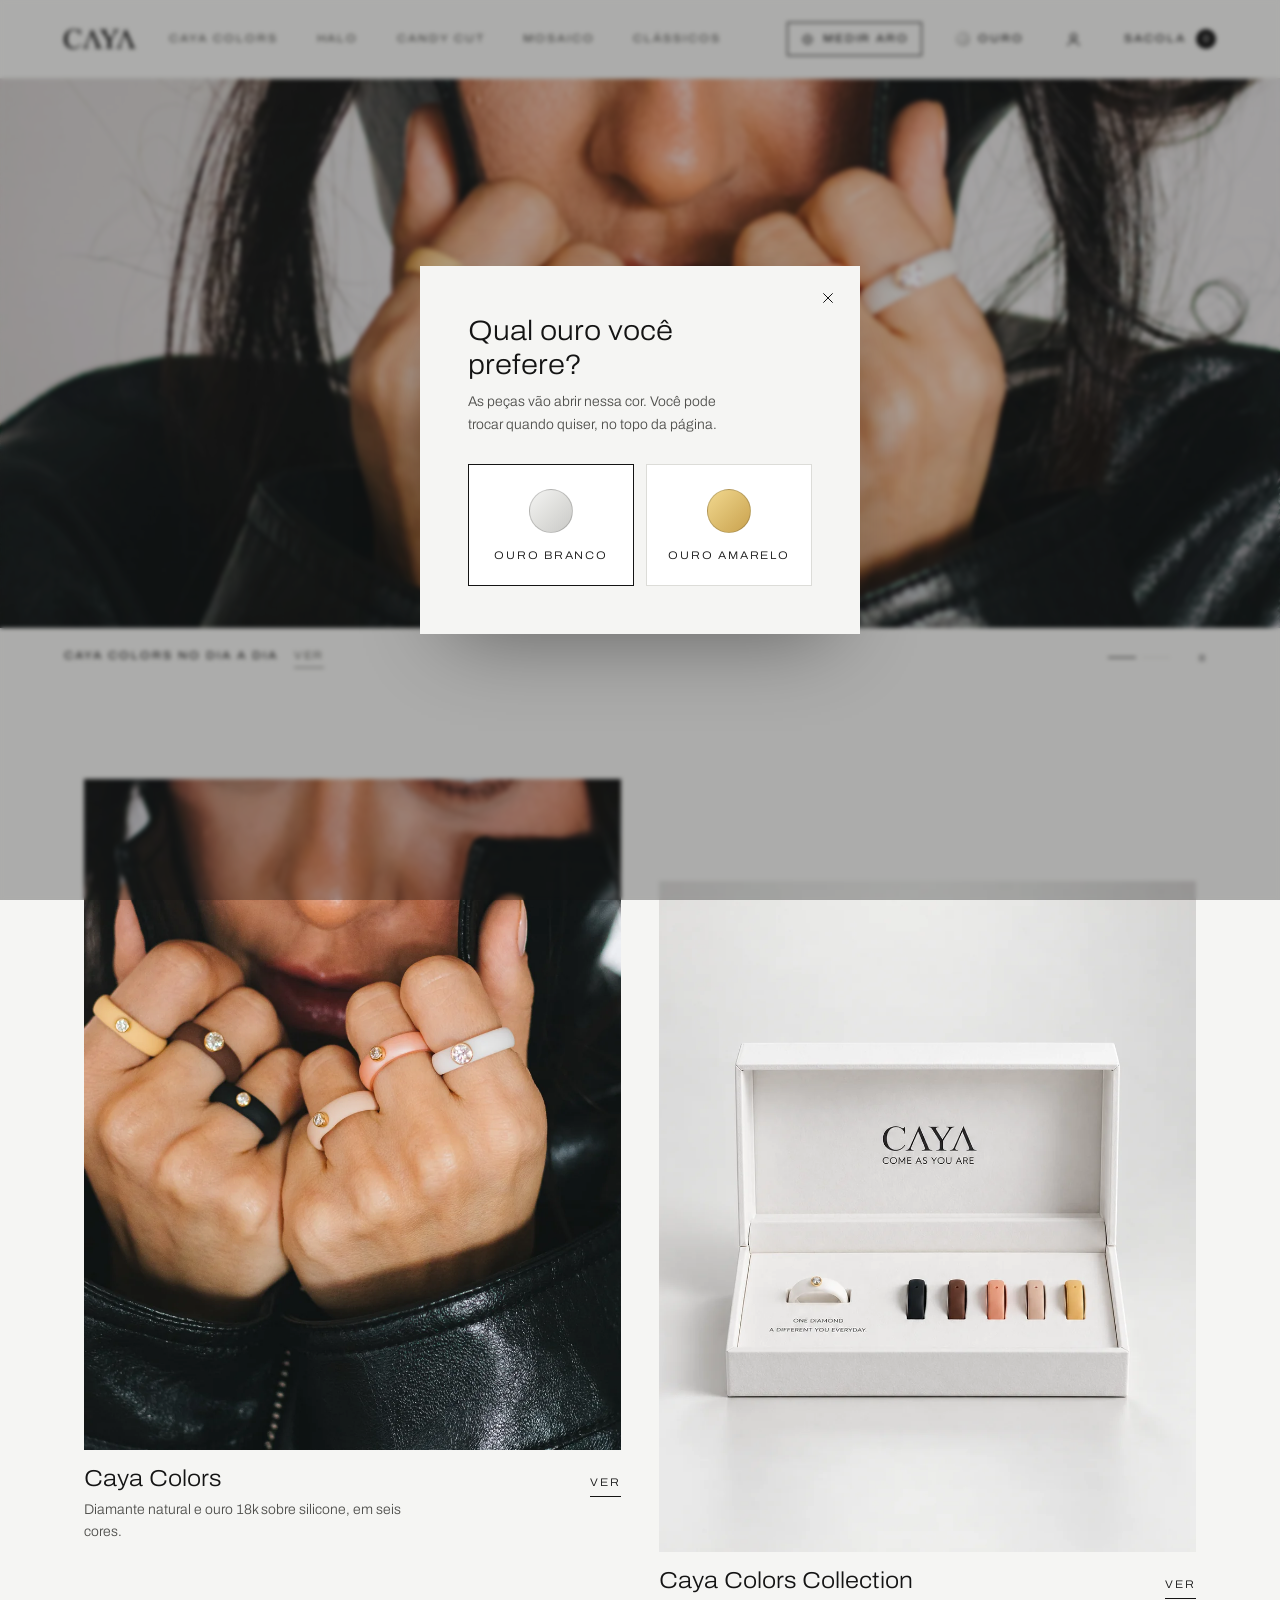
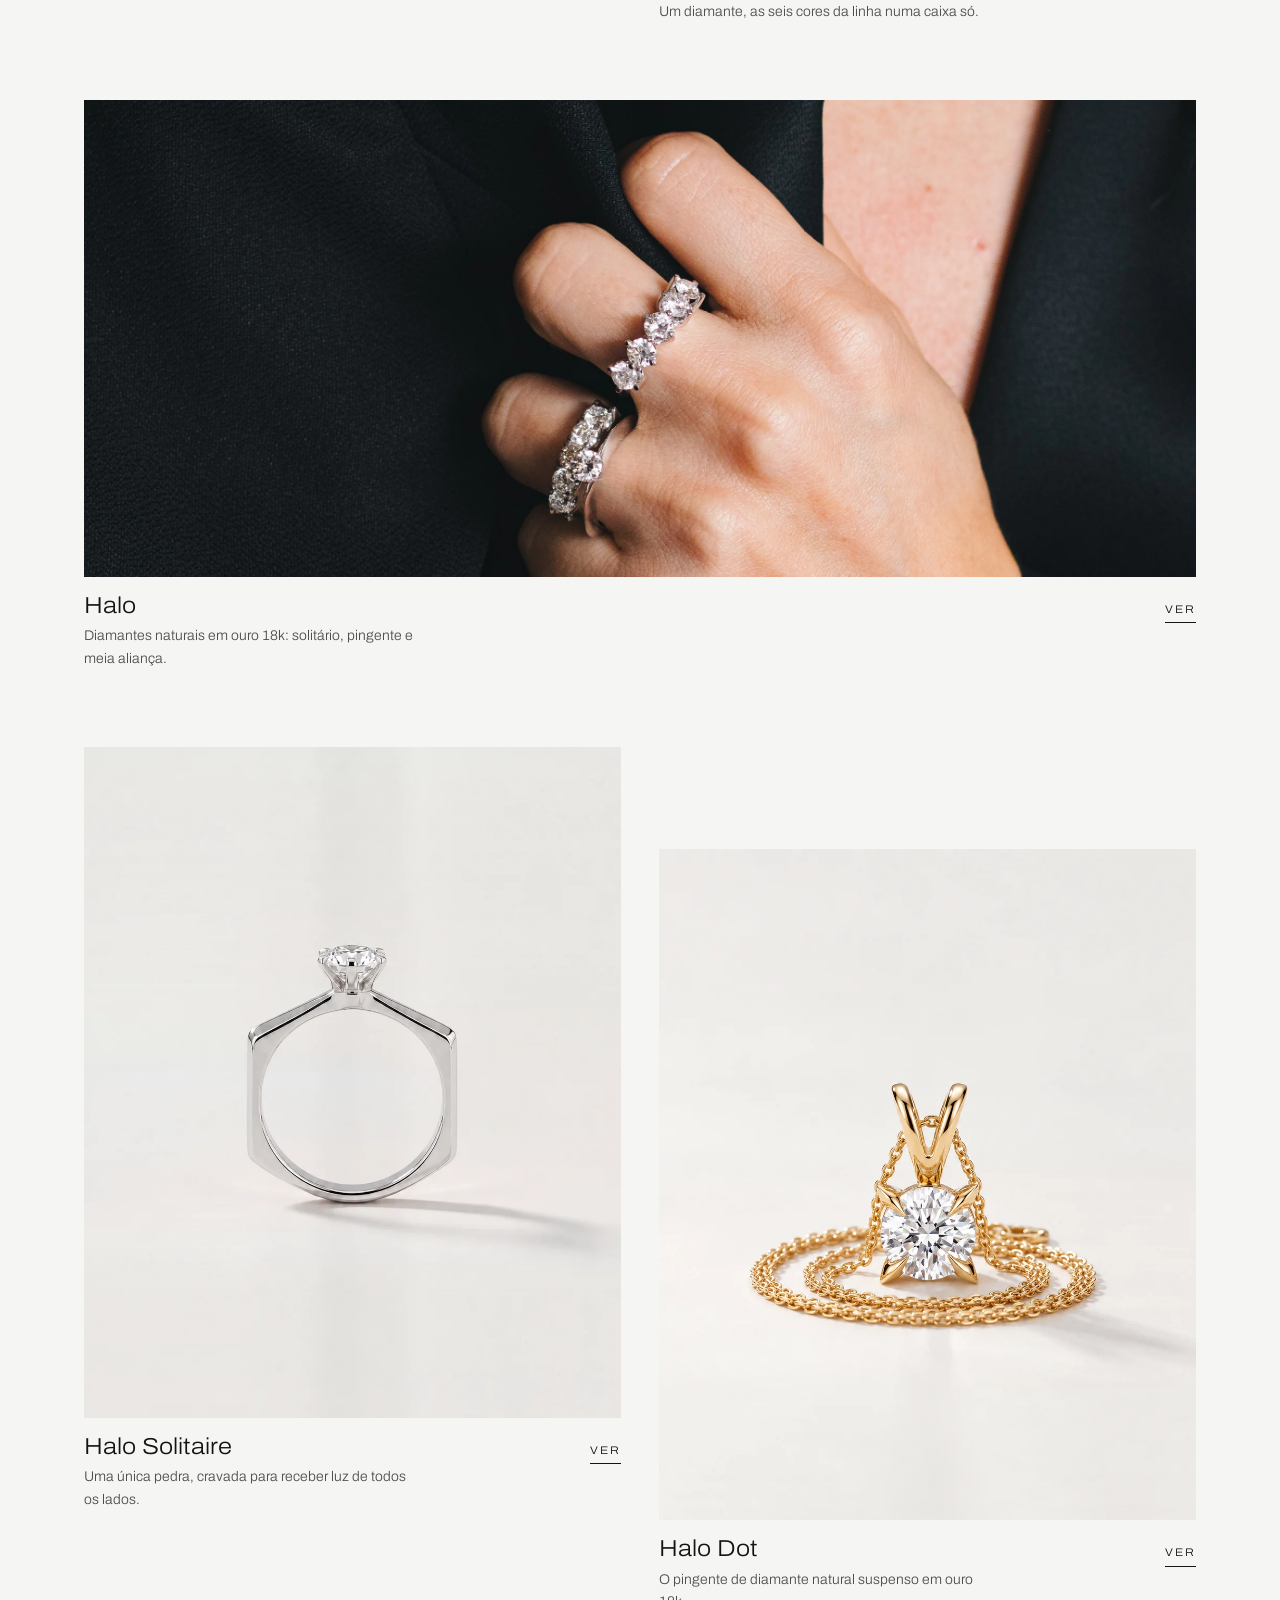
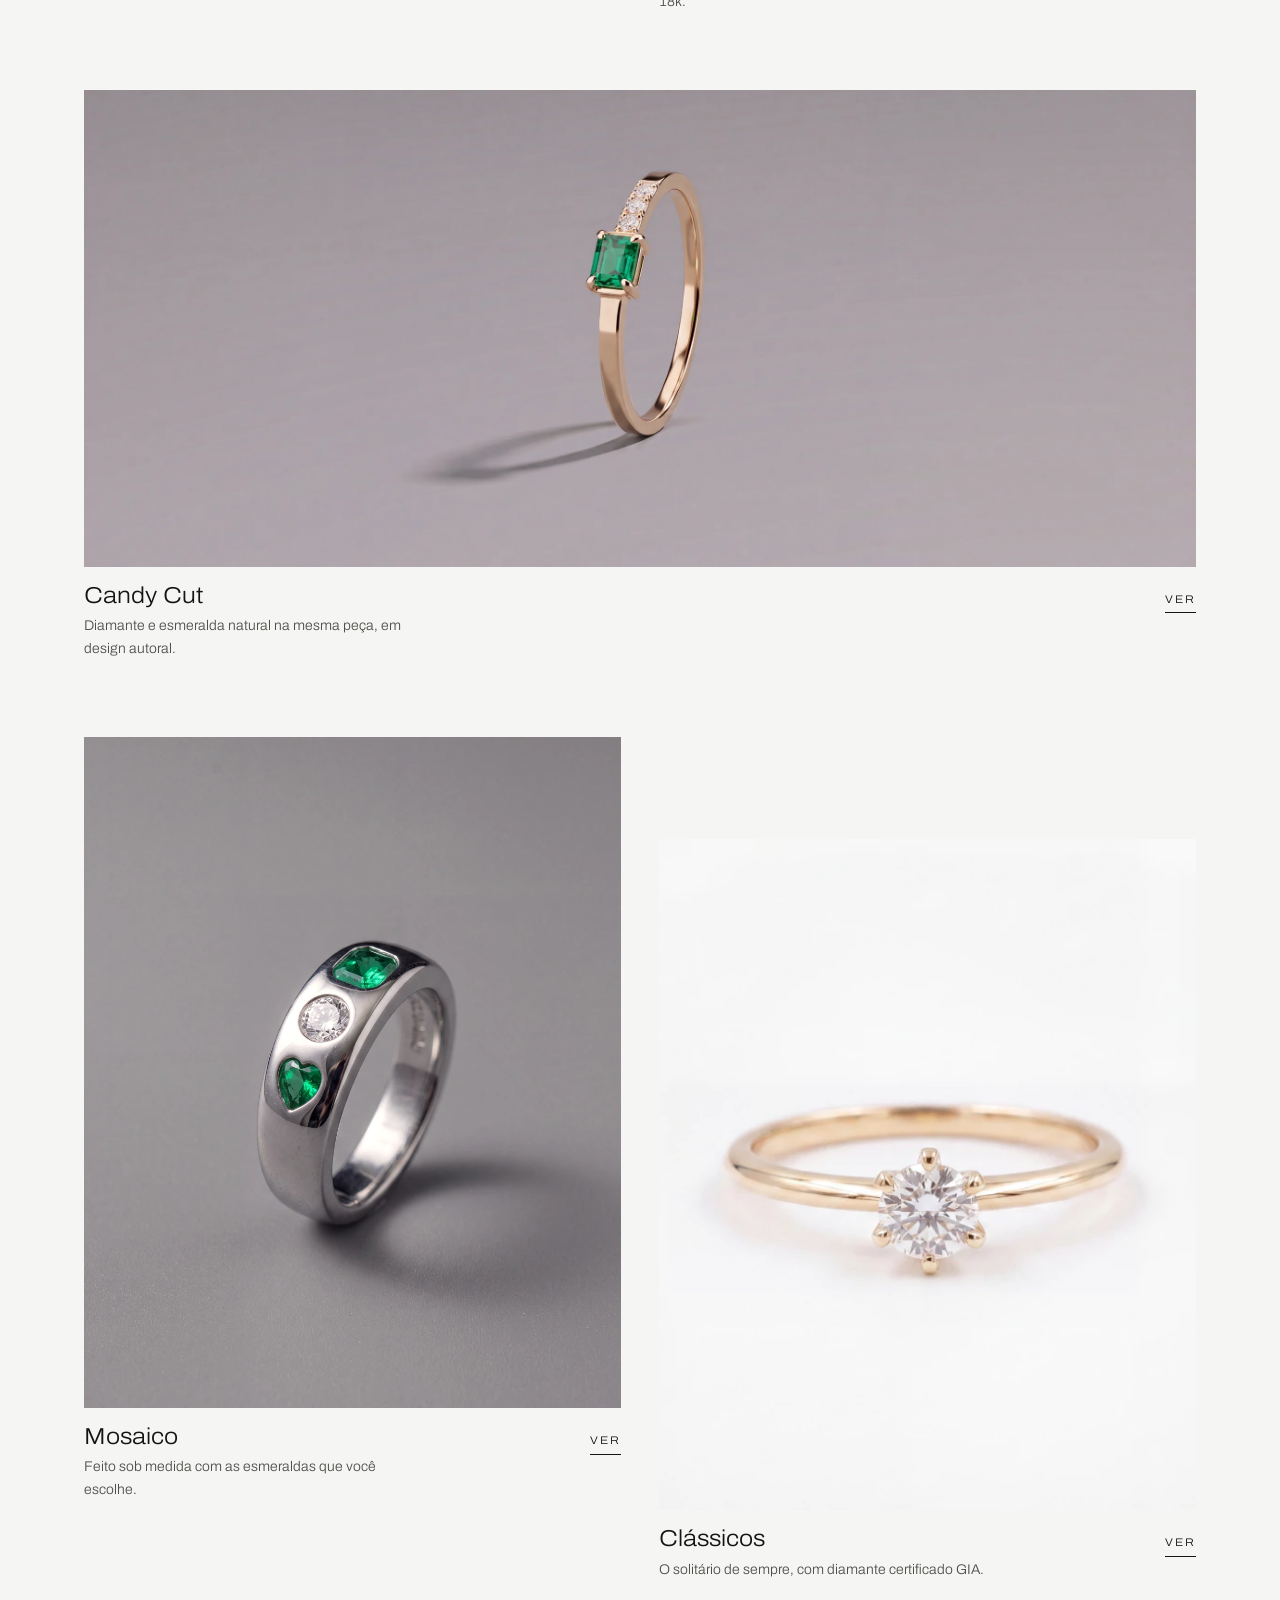
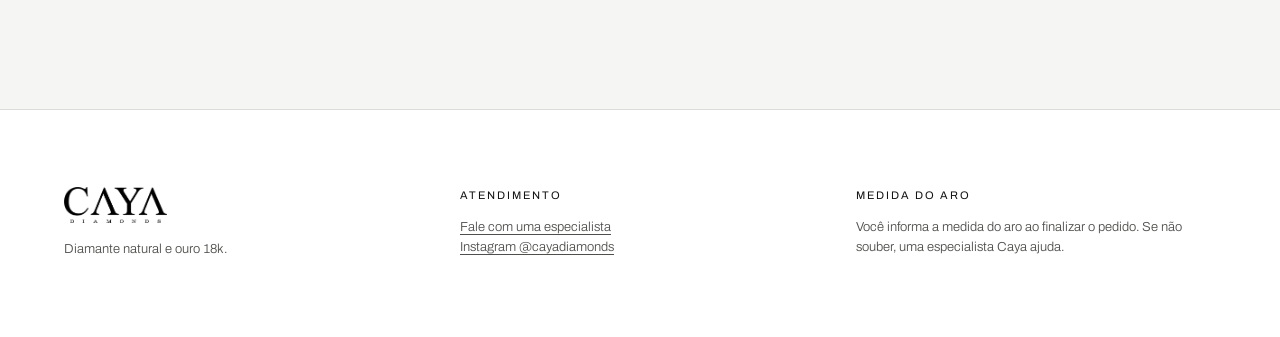
<file: teste/v2-inicio/index.html>
<!doctype html>
<html lang="pt-BR">
<head>
<meta charset="utf-8">
<meta name="robots" content="noindex,nofollow">
<meta name="viewport" content="width=device-width,initial-scale=1">
<title>Caya Diamonds</title>
<link rel="icon" href="../../assets/marca/favicon.png">
<meta name="description" content="Diamante natural e ouro 18k. Caya Colors, Halo, Candy Cut, Mosaico e Clássicos.">
<link rel="preload" href="../../assets/fonts/archivo-latin-wdth-normal.woff2" as="font" type="font/woff2" crossorigin>
<link rel="stylesheet" href="../../assets/site.css?v=20261025202432">
<style>
/* ---------- inicio: so fotos que levam para as linhas e pecas ---------- */
.vitrine{max-width:1240px;margin:0 auto;padding:clamp(56px,7vw,104px) var(--g) var(--respiro);display:grid;
  grid-template-columns:repeat(12,minmax(0,1fr));gap:clamp(48px,6vw,96px) clamp(20px,3vw,48px)}
.chamada{display:flex;flex-direction:column;gap:16px;text-decoration:none;color:inherit}
.chamada .moldura{overflow:hidden;background:#C4C2BE}
.chamada img{width:100%;height:100%;object-fit:cover;transition:transform 1.4s var(--ease)}
.chamada:hover img{transform:scale(1.03)}
.chamada .leg{display:flex;justify-content:space-between;align-items:baseline;gap:20px}
.chamada h2{font-weight:300;font-stretch:110%;font-size:clamp(20px,1.8vw,26px);line-height:1.15}
.chamada p{color:var(--texto-2);font-size:14px;margin-top:6px;max-width:42ch}
.chamada .ver{flex:none;font-size:11px;letter-spacing:.18em;text-transform:uppercase;font-stretch:110%;border-bottom:1px solid var(--preto);padding-bottom:4px}
.retrato .moldura{aspect-ratio:4/5}
.largo .moldura{aspect-ratio:21/9}
.c-esq{grid-column:1 / span 6}
.c-dir{grid-column:7 / span 6}
.c-dir.desce{margin-top:clamp(48px,8vw,140px)}
.c-total{grid-column:1 / -1}
@media (max-width:760px){
  .vitrine{grid-template-columns:minmax(0,1fr);gap:44px}
  .c-esq,.c-dir,.c-total{grid-column:1}
  .c-dir.desce{margin-top:0}
  .largo .moldura{aspect-ratio:16/9}
  .chamada h2{font-size:20px}
  .chamada p{font-size:13px}
}
</style>
</head>
<body>
<script>document.documentElement.classList.add('js')</script>

<header class="topo">
  <div class="topo-in">
    <a class="marca" href="index.html?v=20261025202432"><img src="../../assets/marca/caya-tinta.png" alt="Caya Diamonds" width="454" height="126"></a>
    <nav class="indice" aria-label="Coleções" id="indice"></nav>
    <button class="sacola-btn" id="abrir-sacola" aria-controls="sacola" aria-expanded="false">Sacola <span class="mono" id="qtd">0</span></button>
  </div>
</header>

<main>
  <section class="banner" id="banner" aria-label="Destaques"></section>
  <h1 class="abre-oculto" style="position:absolute;width:1px;height:1px;overflow:hidden;clip-path:inset(50%)">Caya Diamonds: diamante natural e ouro 18k</h1>
  <div class="vitrine" id="vitrine"></div>
</main>

<footer class="rodape">
  <div><img src="../../assets/marca/caya-diamonds-tinta.png" alt="Caya Diamonds" width="454" height="159"><p>Diamante natural e ouro 18k.</p></div>
  <div><b>Atendimento</b><p><a id="zap" href="#" target="_blank" rel="noopener">Fale com uma especialista</a><br><a href="https://instagram.com/cayadiamonds" rel="noopener">Instagram @cayadiamonds</a></p></div>
  <div><b>Medida do aro</b><p>Você informa a medida do aro ao finalizar o pedido. Se não souber, uma especialista Caya ajuda.</p></div>
</footer>

<script src="../../data/catalogo.js?v=20261025202432"></script>
<script src="../comum.js?v=20261025202432"></script>
<script src="../sacola.js?v=20261025202432"></script>
<script src="../preferencia.js?v=20261025202432"></script>
<script src="../banner.js?v=20261025202432"></script>
<script>
(function(){
const {C,linkWhatsApp}=Caya;
const $=(s,r=document)=>r.querySelector(s);
const LINHA=id=>'../v2-linha/index.html?v=20261025202432&linha='+id, PECA=q=>'../v2-peca/index.html?v=20261025202432&peca='+q;
$('#zap').href=linkWhatsApp('Olá! Vim pelo site da Caya.');
C.colecoes.forEach(c=>{const a=document.createElement('a'); a.href=LINHA(c.id); a.textContent=c.nome; $('#indice').append(a)});
Caya.montarSacola('../../');
Caya.montarPreferencia();
Caya.montarBanner(document.getElementById('banner'),'../../',[
  {img:'campanha',nome:'Caya Colors no dia a dia',link:LINHA('caya-colors')},
  {img:'halo-campanha',nome:'Coleção Halo',link:LINHA('halo')}
]);

/* cada foto leva a uma linha ou a uma peca */
const CHAMADAS=[
  {cls:'retrato c-esq', img:'../../assets/editorial/caya-colors.webp', nome:'Caya Colors', linha:'Diamante natural e ouro 18k sobre silicone, em seis cores.', link:LINHA('caya-colors'), alt:'Mãos usando anéis Caya Colors em cinco cores'},
  {cls:'retrato c-dir desce', img:'../../assets/img/collection-still.webp', nome:'Caya Colors Collection', linha:'Um diamante, as seis cores da linha numa caixa só.', link:PECA('colors-collection'), alt:'Caixa Caya Colors Collection aberta com as seis bandas'},
  {cls:'largo c-total', img:'../../assets/banner/halo-campanha-largo.webp', nome:'Halo', linha:'Diamantes naturais em ouro 18k: solitário, pingente e meia aliança.', link:LINHA('halo'), alt:'Mão com anéis Halo de diamante sobre blazer preto'},
  {cls:'retrato c-esq', img:'../../assets/img/halo-solitaire-30-branco.webp', nome:'Halo Solitaire', linha:'Uma única pedra, cravada para receber luz de todos os lados.', link:PECA('halo-solitaire'), alt:'Anel Halo Solitaire em ouro branco'},
  {cls:'retrato c-dir desce', img:'../../assets/img/halo-dot-30-amarelo.webp', nome:'Halo Dot', linha:'O pingente de diamante natural suspenso em ouro 18k.', link:PECA('halo-dot'), alt:'Pingente Halo Dot em ouro amarelo'},
  {cls:'largo c-total', img:'../../assets/banner/candy-cut-largo.webp', nome:'Candy Cut', linha:'Diamante e esmeralda natural na mesma peça, em design autoral.', link:LINHA('candy-cut'), alt:'Anel Candy Cut com esmeralda e diamantes'},
  {cls:'retrato c-esq', img:'../../assets/img/mosaico-branco-1.webp', nome:'Mosaico', linha:'Feito sob medida com as esmeraldas que você escolhe.', link:PECA('mosaico'), alt:'Anel Mosaico com esmeraldas e diamante'},
  {cls:'retrato c-dir desce', img:'../../assets/img/solitario-gia-1.webp', nome:'Clássicos', linha:'O solitário de sempre, com diamante certificado GIA.', link:LINHA('classicos'), alt:'Solitário clássico de diamante'},
];
CHAMADAS.forEach(c=>{
  const a=document.createElement('a'); a.className='chamada '+c.cls; a.href=c.link;
  a.innerHTML=`<div class="moldura"><img src="${c.img}" alt="${c.alt}" loading="lazy"></div>
    <div class="leg"><div><h2>${c.nome}</h2><p>${c.linha}</p></div><span class="ver">Ver</span></div>`;
  $('#vitrine').append(a);
});
})();
</script>
</body>
</html>
</file>
<file: assets/site.css>
/* Caya Diamonds — estilo do site (off-white, preto e branco) */
@font-face{font-family:"Archivo";src:url(fonts/archivo-latin-wdth-normal.woff2) format("woff2");font-weight:100 900;font-stretch:62% 125%;font-display:swap;unicode-range:U+0000-00FF,U+0131,U+0152-0153,U+02BB-02BC,U+02C6,U+02DA,U+02DC,U+2000-206F,U+20AC,U+2122,U+2191,U+2193,U+2212,U+2215}
@font-face{font-family:"Archivo";src:url(fonts/archivo-latin-ext-wdth-normal.woff2) format("woff2");font-weight:100 900;font-stretch:62% 125%;font-display:swap;unicode-range:U+0100-02AF,U+0304,U+0308,U+0329,U+1E00-1E9F,U+1EF2-1EFF,U+2020,U+20A0-20AB,U+20AD-20C0,U+2113,U+2C60-2C7F,U+A720-A7FF}
@font-face{font-family:"Fragment Mono";src:url(fonts/fragment-mono-latin-400-normal.woff2) format("woff2");font-display:swap}

:root{
  --fundo:#F5F5F3; --branco:#FFFFFF; --linha:#DCDCD8; --linha-forte:#1A1A1A;
  --preto:#141414; --texto-2:#4F4F4C; --cinza:#6E6E6A;
  --ease:cubic-bezier(.16,1,.3,1);
  --g:clamp(20px,5vw,96px);
  --respiro:clamp(72px,10vw,150px);
}
*{box-sizing:border-box;margin:0;padding:0}
html{-webkit-text-size-adjust:100%;scroll-behavior:smooth;scroll-padding-top:80px}
body{background:var(--fundo);color:var(--preto);font:300 15px/1.6 "Archivo",system-ui,sans-serif;
  font-variant-numeric:tabular-nums lining-nums;-webkit-font-smoothing:antialiased;overflow-x:clip}
::selection{background:var(--preto);color:var(--fundo)}
img{display:block;max-width:100%}
button{font:inherit;color:inherit;background:none;border:0;cursor:pointer}
a{color:inherit;text-underline-offset:.25em;text-decoration-thickness:1px}
:focus-visible{outline:1px solid var(--preto);outline-offset:4px}
.mono{font-family:inherit;font-weight:400;letter-spacing:.02em}
.pequeno{font-size:11px;font-weight:400;letter-spacing:.18em;text-transform:uppercase;font-stretch:110%;color:var(--cinza)}

/* ---------- cabecalho ---------- */
.topo{position:sticky;top:0;z-index:20;background:rgba(245,245,243,.94);backdrop-filter:blur(8px);border-bottom:1px solid var(--linha)}
.topo-in{display:flex;align-items:center;gap:clamp(18px,2.6vw,56px);padding:22px var(--g)}
.marca{display:block;flex:none}
.marca img{height:20px;width:auto;filter:brightness(0)}
.indice{display:flex;gap:clamp(20px,3vw,44px);flex:1;overflow-x:auto;scrollbar-width:none}
.indice::-webkit-scrollbar{display:none}
.indice a{font-size:11px;font-weight:400;font-stretch:110%;letter-spacing:.18em;text-transform:uppercase;text-decoration:none;white-space:nowrap;
  padding:6px 0;border-bottom:1px solid transparent;color:var(--texto-2)}
.indice a[aria-current="true"],.indice a:hover{color:var(--preto);border-bottom-color:var(--preto)}
.sacola-btn{margin-left:auto;display:flex;align-items:center;gap:10px;font-size:11px;font-weight:400;font-stretch:110%;letter-spacing:.18em;text-transform:uppercase;white-space:nowrap}
.sacola-btn .mono{min-width:20px;height:20px;display:inline-grid;place-items:center;background:var(--preto);color:var(--fundo);border-radius:10px;font-size:10px;padding:0 6px;letter-spacing:0}

/* ---------- abertura ---------- */
.abre{padding:clamp(48px,6vw,96px) var(--g) clamp(48px,6vw,96px);text-align:center}
.abre h1{font-weight:300;font-stretch:108%;font-size:clamp(22px,2.2vw,30px);line-height:1.35;letter-spacing:-.005em;max-width:30ch;margin:0 auto;text-wrap:balance}

/* ---------- o lote ---------- */
.lote{margin:0 var(--g) var(--respiro)}
.lote-cab{display:grid;grid-template-columns:minmax(0,1fr) auto;gap:14px 56px;align-items:end;padding-bottom:20px;margin-bottom:clamp(32px,4vw,56px);border-bottom:1px solid var(--linha-forte)}
.lote-cab h2{font-weight:300;font-stretch:112%;font-size:clamp(24px,2.2vw,32px);line-height:1.1;letter-spacing:.01em}
.lote-cab .linha{color:var(--texto-2);font-size:14px;max-width:56ch;margin-top:8px}
.lote-cab dl{display:flex;gap:36px;flex-wrap:wrap;justify-content:flex-end}
.lote-cab dl div{display:grid;gap:4px}
.lote-cab dt{font-size:10px;font-weight:400;letter-spacing:.18em;text-transform:uppercase;color:var(--cinza);font-stretch:110%}
.lote-cab dd{font-size:13px;font-weight:400;white-space:nowrap}

.forro{position:relative}
.pecas{display:grid;gap:clamp(28px,3.4vw,56px) clamp(20px,2.6vw,40px);grid-template-columns:repeat(4,minmax(0,1fr));max-width:1240px}

/* ---------- a peca ---------- */
.peca{display:flex;flex-direction:column}
.foto{position:relative;aspect-ratio:4/5;background:#C4C2BE;overflow:hidden}
.foto img{width:100%;height:100%;object-fit:cover;transition:opacity .35s var(--ease),transform 1.2s var(--ease)}
.foto img.troca{opacity:.2}
.peca:hover .foto img{transform:scale(1.025)}
.peca-corpo{padding:16px 0 0;display:flex;flex-direction:column;gap:14px;flex:1}
.peca-nome{display:flex;justify-content:space-between;align-items:baseline;gap:14px}
.peca-nome h3{font-weight:400;font-stretch:105%;font-size:15px;line-height:1.3}
.peca-nome h3 .pequeno{display:block;margin-bottom:5px}
.peca-nome .mono{font-size:14px;white-space:nowrap}
.escolhas{display:flex;flex-wrap:wrap;align-items:center;gap:10px 18px}
.ouro-b{width:18px;height:18px;border-radius:50%;border:1px solid rgba(20,20,20,.2);transition:transform .2s var(--ease)}
.ouro-b:hover{transform:scale(1.1)}
.ouro-b[aria-pressed="true"]{box-shadow:0 0 0 2px var(--fundo),0 0 0 3px var(--preto)}
.eixo:has(.ouro-b){gap:10px}
.eixo{display:flex;gap:4px;flex-wrap:wrap}
.opc{font-size:11px;font-weight:400;letter-spacing:.06em;padding:5px 9px;border:1px solid var(--linha);background:transparent;transition:border-color .2s,background .2s,color .2s}
.opc:hover{border-color:var(--preto)}
.opc[aria-pressed="true"]{border-color:var(--preto);background:var(--preto);color:var(--fundo)}
.acao{margin-top:auto;padding:11px 0;border:0;border-bottom:1px solid var(--preto);font-size:11px;font-weight:400;font-stretch:110%;letter-spacing:.18em;text-transform:uppercase;
  display:flex;justify-content:space-between;align-items:center;text-decoration:none;transition:padding .3s var(--ease),background .3s var(--ease),color .3s}
.acao:hover,.acao.ok{background:var(--preto);color:var(--fundo);padding-inline:12px}
.acao svg{width:14px;height:14px}

/* ---------- Caya Colors ---------- */
.colors{display:grid;grid-template-columns:minmax(0,400px) minmax(0,440px);gap:clamp(32px,6vw,110px);align-items:start;max-width:1240px}
.painel{display:flex;flex-direction:column;gap:clamp(26px,2.6vw,34px)}
.painel .peca-nome h3{font-size:clamp(18px,1.5vw,21px)}
.painel .peca-nome .mono{font-size:clamp(17px,1.4vw,20px)}
.painel .resumo{font-size:14px;color:var(--texto-2);max-width:38ch;margin-top:-12px}
.rot{display:flex;justify-content:space-between;align-items:baseline;margin-bottom:12px}
.rot b{font-weight:400;font-size:13px}

.regua{display:grid;grid-template-columns:repeat(4,1fr);border:1px solid var(--linha)}
.regua button{display:flex;flex-direction:column;align-items:center;justify-content:flex-end;gap:10px;padding:16px 4px 11px;min-height:84px;
  border-right:1px solid var(--linha);background:var(--branco);transition:background .25s var(--ease),color .25s}
.regua button:last-child{border-right:0}
.regua .pedra{border-radius:50%;background:radial-gradient(circle at 38% 32%,#fff 0 24%,#EEEEEE 25% 50%,#CFCFCF 51% 100%);box-shadow:0 0 0 1px #8A8A8A}
.regua .mono{font-size:11px;letter-spacing:.06em}
.regua button:hover{background:var(--fundo)}
.regua button[aria-pressed="true"]{background:var(--preto);color:var(--fundo)}
.regua button[aria-pressed="true"] .pedra{box-shadow:0 0 0 1px var(--fundo)}

.bandas{display:flex;gap:12px;flex-wrap:wrap}
.bandas button{width:30px;height:30px;border-radius:50%;border:1px solid rgba(20,20,20,.18);transition:transform .25s var(--ease)}
.bandas button:hover{transform:scale(1.08)}
.bandas button[aria-pressed="true"]{box-shadow:0 0 0 3px var(--fundo),0 0 0 4px var(--preto)}
.painel .acao{padding:15px 18px;border:1px solid var(--preto);background:var(--preto);color:var(--fundo)}
.painel .acao:hover{background:transparent;color:var(--preto);padding-inline:18px}

/* ---------- sacola ---------- */
.sacola{position:fixed;inset:0 0 0 auto;width:min(420px,100%);background:var(--fundo);z-index:40;display:flex;flex-direction:column;
  box-shadow:-30px 0 60px -30px rgba(0,0,0,.35);transform:translateX(105%);transition:transform .45s var(--ease);visibility:hidden}
.sacola[data-aberta="true"]{transform:none;visibility:visible}
.veu{position:fixed;inset:0;background:rgba(20,20,20,.25);z-index:39;opacity:0;pointer-events:none;transition:opacity .3s}
.veu[data-aberta="true"]{opacity:1;pointer-events:auto}
.sacola header{display:flex;justify-content:space-between;align-items:center;padding:22px 26px;border-bottom:1px solid var(--linha)}
.sacola header h2{font-size:11px;font-weight:400;letter-spacing:.18em;text-transform:uppercase}
.sacola .lista{flex:1;overflow:auto;padding:8px 26px}
.item{display:grid;grid-template-columns:52px 1fr auto;gap:16px;align-items:center;padding:16px 0;border-bottom:1px solid var(--linha)}
.item img{width:52px;height:65px;object-fit:cover}
.item b{font-weight:400;display:block}
.item small{display:block;color:var(--cinza);font-size:12px}
.item .rm{font-size:11px;color:var(--cinza);text-decoration:underline;margin-top:4px}
.vazia{padding:40px 0;color:var(--texto-2)}
.sacola footer{padding:22px 26px 28px;border-top:1px solid var(--linha);display:grid;gap:14px}
.sacola footer .tot{display:flex;justify-content:space-between;align-items:baseline}
.sacola footer .tot .mono{font-size:18px}
.fechar-pedido{display:block;text-align:center;padding:15px;background:var(--preto);color:var(--fundo);text-decoration:none;
  font-size:11px;font-weight:400;letter-spacing:.18em;text-transform:uppercase}
.fechar-pedido[aria-disabled="true"]{opacity:.3;pointer-events:none}
.sacola footer p{font-size:12px;color:var(--cinza)}
.x{width:36px;height:36px;display:grid;place-items:center}
.x svg{width:16px;height:16px}

/* ---------- rodape ---------- */
.rodape{padding:clamp(48px,6vw,88px) var(--g);border-top:1px solid var(--linha);background:var(--branco);
  display:grid;grid-template-columns:repeat(auto-fit,minmax(220px,1fr));gap:36px;font-size:13px;color:var(--texto-2)}
.rodape b{display:block;color:var(--preto);font-size:11px;font-weight:400;letter-spacing:.18em;text-transform:uppercase;margin-bottom:12px}
.rodape img{height:36px;width:auto;margin-bottom:16px;filter:brightness(0)}

/* ---------- entrada: as pecas sobem de leve, uma vez ---------- */
@media (prefers-reduced-motion:no-preference){
  .js .lote.dobrado .forro{opacity:0;transform:translateY(18px)}
  .js .forro{transition:opacity .9s var(--ease),transform 1.1s var(--ease)}
}

/* ---------- telas menores ---------- */
@media (max-width:1100px){
  .lote-cab{grid-template-columns:minmax(0,1fr)}
  .lote-cab dl{justify-content:flex-start}
  .pecas{grid-template-columns:repeat(3,minmax(0,1fr))}
}
@media (max-width:860px){
  .topo-in{flex-wrap:wrap;row-gap:12px}
  .indice{order:3;flex-basis:100%}
  .colors{grid-template-columns:minmax(0,1fr);max-width:460px}
  .pecas{grid-template-columns:repeat(2,minmax(0,1fr))}
  .lote-cab dl{gap:14px 28px}
}
@media (max-width:420px){
  .longo{display:none}
  .pecas{gap:28px 14px}
  .peca-nome{flex-direction:column;gap:4px}
}

/* certificado GIA */
.gia{font-size:11px;letter-spacing:.12em;text-transform:uppercase;color:var(--preto)}
.gia[hidden]{display:none}

/* links da lista para a pagina da peca */
a.foto{display:block}
.nome-link{text-decoration:none}
.nome-link:hover{text-decoration:underline}

/* ---------- banner do topo ---------- */
.banner{padding:0 0 clamp(8px,1.4vw,18px)}
.banner-fotos{position:relative;aspect-ratio:21/9;overflow:hidden;background:#C4C2BE}
.banner-slide{position:absolute;inset:0;opacity:0;transition:opacity 1.4s var(--ease);pointer-events:none}
.banner-slide.ativo{opacity:1;pointer-events:auto}
.banner-slide img{width:100%;height:100%;object-fit:cover}
@media (prefers-reduced-motion:no-preference){
  .banner-slide img{transform:scale(1.035);transition:transform 7s linear}
  .banner-slide.ativo img{transform:none}
}
.banner-legenda{display:flex;justify-content:space-between;align-items:center;gap:24px;padding:16px var(--g) 0}
.banner-nome{display:flex;gap:16px;align-items:baseline;min-width:0;white-space:nowrap;text-decoration:none;font-size:11px;font-weight:400;letter-spacing:.18em;text-transform:uppercase;font-stretch:110%}
.banner-nome span:first-child{overflow:hidden;text-overflow:ellipsis}
.banner-nome .ver{color:var(--cinza);border-bottom:1px solid currentColor;padding-bottom:2px}
.banner-nome:hover .ver{color:var(--preto)}
.banner-controles{display:flex;align-items:center;gap:18px}
.banner-marcas{display:flex;gap:6px}
.banner-marcas button{width:28px;height:20px;display:flex;align-items:center}
.banner-marcas i{display:block;width:100%;height:1px;background:var(--linha);position:relative;overflow:hidden}
.banner-marcas i::after{content:"";position:absolute;inset:0;background:var(--preto);transform:scaleX(0);transform-origin:left}
.banner-marcas [aria-current="true"] i::after{transform:scaleX(1)}
.rodando .banner-marcas [aria-current="true"] i::after{transform:scaleX(0);animation:enche var(--tempo,6s) linear forwards}
@keyframes enche{to{transform:scaleX(1)}}
.banner-pausa{width:28px;height:28px;display:grid;place-items:center}
.banner-pausa svg{width:14px;height:14px}
@media (max-width:760px){
  .banner-fotos{aspect-ratio:16/9}
  .banner-marcas{display:none}
  .banner-legenda{padding-top:12px}
}

/* ---------- fotos editoriais nas colecoes ---------- */
.editorial{margin:0;display:flex;flex-direction:column;gap:12px}
.editorial img{width:100%;height:auto;aspect-ratio:4/5;object-fit:cover;background:#C4C2BE}
.colors{grid-template-columns:minmax(0,340px) minmax(0,400px) minmax(0,340px);gap:clamp(28px,4.6vw,80px)}
.colors .editorial{align-self:start}
.colors>.painel{align-self:center}
.collection{margin-top:clamp(64px,8vw,112px)}
.todas-cores{list-style:none;display:grid;grid-template-columns:repeat(6,minmax(0,1fr));gap:10px}
.todas-cores li{display:flex;flex-direction:column;align-items:center;gap:8px;font-size:11px;letter-spacing:.06em;color:var(--texto-2)}
.todas-cores i{display:block;width:30px;height:30px;border-radius:50%;border:1px solid rgba(20,20,20,.18)}

/* ---------- a caixa Caya ---------- */
.caixa{margin:0 var(--g) var(--respiro);display:grid;grid-template-columns:minmax(0,420px) minmax(0,400px);gap:clamp(32px,7vw,120px);
  align-items:center;justify-content:center;padding-top:clamp(48px,6vw,88px);background:linear-gradient(var(--linha-forte),var(--linha-forte)) top/100% 1px no-repeat}
.caixa figure{margin:0}
.caixa img{width:100%;height:auto;aspect-ratio:4/5;object-fit:cover}
.caixa-texto{display:flex;flex-direction:column;gap:16px;max-width:36ch}
.caixa-texto h2{font-weight:300;font-stretch:112%;font-size:clamp(24px,2.2vw,32px);line-height:1.15}
.caixa-texto p{color:var(--texto-2)}
.caixa-texto .acao{margin-top:12px;align-self:stretch}

@media (max-width:1100px){
  .colors{grid-template-columns:minmax(0,1fr) minmax(0,1.15fr) minmax(0,1fr);gap:clamp(20px,3vw,40px)}
}
@media (min-width:761px) and (max-width:940px){
  .colors{grid-template-columns:minmax(0,1fr) minmax(0,1.2fr);max-width:none}
  .colors .editorial{grid-column:1 / -1}
  .colors .editorial img{aspect-ratio:16/9;object-position:50% 47%}
}
@media (max-width:860px){
  .caixa{grid-template-columns:minmax(0,1fr);max-width:460px;margin-inline:auto}
}

/* =========================================================
   CELULAR: escala propria, mais compacta (vale por ultimo)
   ========================================================= */
@media (max-width:760px){
  :root{--g:18px;--respiro:56px}
  body{font-size:14px}

  /* cabecalho */
  .topo-in{padding:14px var(--g) 10px;row-gap:10px}
  .marca img{height:16px}
  .indice{gap:18px}
  .indice a{font-size:11px;letter-spacing:.14em;padding:4px 0}
  .sacola-btn{font-size:11px;letter-spacing:.14em;gap:8px}

  /* abertura */
  .abre{padding:30px var(--g) 34px}
  .abre h1{font-size:17px;line-height:1.45;max-width:30ch}

  /* colecao: titulo e descricao; os dados ficam nas pecas */
  .lote-cab{padding-bottom:12px;margin-bottom:20px;gap:0}
  .lote-cab h2{font-size:22px}
  .lote-cab .linha{font-size:13px;margin-top:4px}
  .lote-cab dl{display:none}

  /* grade de pecas */
  .pecas{gap:26px 12px}
  .peca-corpo{padding-top:10px;gap:9px}
  .peca-nome{flex-direction:column;gap:3px}
  .peca-nome h3{font-size:13px}
  .peca-nome h3 .pequeno{margin-bottom:3px}
  .peca-nome .mono{font-size:13px}
  .escolhas{gap:8px 12px}
  .opc{font-size:11px;padding:4px 7px}
  .ouro-b{width:16px;height:16px}
  .acao{padding:8px 0}
  .editorial{gap:8px}

  /* Caya Colors: foto e nome lado a lado, escolhas embaixo */
  .colors{grid-template-columns:minmax(0,42%) minmax(0,1fr);column-gap:16px;row-gap:18px;max-width:none;align-items:start}
  .colors>.foto{grid-row:1 / span 2}
  .colors .painel{display:contents}
  .colors .painel .peca-nome{grid-column:2;align-self:end}
  .colors .painel .peca-nome h3{font-size:16px}
  .colors .painel .peca-nome .mono{font-size:15px}
  .colors .painel .resumo{grid-column:2;margin:0;font-size:13px;align-self:start}
  .colors .painel>div:not(.peca-nome),.colors .painel>.acao{grid-column:1 / -1}
  .colors .editorial{grid-column:1 / -1;margin-top:6px}
  .colors .editorial img{aspect-ratio:4/3;object-position:50% 47%}
  .regua button{min-height:66px;padding:12px 2px 8px;gap:7px}
  .bandas{gap:10px}
  .bandas button{width:26px;height:26px}
  .painel .acao{padding:13px 16px}
  .rot{margin-bottom:9px}

  /* caixa */
  .caixa{grid-template-columns:minmax(0,40%) minmax(0,1fr);gap:18px;max-width:none;margin:0 var(--g) var(--respiro);padding-top:32px;align-items:center}
  .caixa-texto{gap:8px}
  .caixa-texto h2{font-size:22px}
  .caixa-texto p{font-size:13px}
  .caixa-texto .acao{margin-top:4px}

  /* rodape */
  .rodape{padding:34px var(--g);gap:24px;font-size:13px}
  .rodape img{height:28px;margin-bottom:10px}

  /* sacola */
  .sacola header,.sacola footer{padding-inline:20px}
  .sacola .lista{padding-inline:20px}
}

@media (max-width:760px){
  .collection{margin-top:48px}
  .todas-cores{grid-template-columns:repeat(6,minmax(0,1fr));gap:4px}
  .todas-cores i{width:24px;height:24px}
  .todas-cores li{font-size:11px;letter-spacing:0}
}

/* ---------- preferencia de ouro ---------- */
.ouro-pref{display:flex;align-items:center;gap:8px;font-size:11px;font-weight:400;font-stretch:110%;letter-spacing:.18em;text-transform:uppercase;white-space:nowrap;margin-left:auto}
.ouro-pref i{display:block;width:14px;height:14px;border-radius:50%;border:1px solid rgba(20,20,20,.25)}
.ouro-pref+.sacola-btn{margin-left:0}
.pref{margin:auto;border:0;padding:clamp(28px,4vw,48px);width:min(440px,calc(100% - 36px));background:var(--fundo);color:var(--preto);
  box-shadow:0 30px 80px -30px rgba(0,0,0,.45)}
.pref::backdrop{background:rgba(20,20,20,.32);backdrop-filter:blur(2px)}
.pref[open]{animation:pref-entra .5s var(--ease)}
@keyframes pref-entra{from{opacity:0;transform:translateY(12px)}to{opacity:1;transform:none}}
.pref h2:focus{outline:none}
.pref h2{font-weight:300;font-stretch:110%;font-size:clamp(22px,2.2vw,28px);line-height:1.2;padding-right:28px}
.pref p{color:var(--texto-2);font-size:14px;margin-top:10px;max-width:34ch}
.pref-x{position:absolute;top:14px;right:14px}
.pref-opcoes{display:grid;grid-template-columns:1fr 1fr;gap:12px;margin-top:28px}
.pref-opcoes button{display:flex;flex-direction:column;align-items:center;gap:14px;padding:24px 10px 20px;border:1px solid var(--linha);background:var(--branco);
  font-size:11px;letter-spacing:.16em;text-transform:uppercase;font-stretch:110%;transition:border-color .25s var(--ease)}
.pref-opcoes button:hover,.pref-opcoes button[aria-pressed="true"]{border-color:var(--preto)}
.pref-opcoes i{display:block;width:44px;height:44px;border-radius:50%;border:1px solid rgba(20,20,20,.18)}
@media (prefers-reduced-motion:reduce){.pref[open]{animation:none}}
@media (max-width:760px){
  .ouro-pref{font-size:11px;letter-spacing:.14em;gap:6px}
  .ouro-pref span{display:none}
  .ouro-pref i{width:16px;height:16px}
  .pref-opcoes{gap:8px}
}

/* ---------- medida do aro na sacola ---------- */
.item .aros{grid-column:1 / -1;display:flex;flex-wrap:wrap;gap:8px 14px;padding-top:4px}
.aro{display:flex;align-items:center;gap:10px;font-size:11px;letter-spacing:.14em;text-transform:uppercase;color:var(--cinza)}
.aro select{font:inherit;font-size:13px;letter-spacing:0;text-transform:none;color:var(--preto);background:var(--branco);border:1px solid var(--linha);
  padding:7px 30px 7px 10px;appearance:none;-webkit-appearance:none;border-radius:0;
  background-image:linear-gradient(45deg,transparent 50%,var(--preto) 50%),linear-gradient(135deg,var(--preto) 50%,transparent 50%);
  background-position:calc(100% - 15px) 52%,calc(100% - 10px) 52%;background-size:5px 5px;background-repeat:no-repeat;cursor:pointer}
.aro select:focus-visible{outline:1px solid var(--preto);outline-offset:2px}
.aro select:invalid,.aro select:has(option[value=""]:checked){color:var(--cinza)}
.falta-aro{color:var(--preto)!important;font-size:12px}
.dica-aro{font-size:12px;color:var(--texto-2);padding:4px 0 12px}

/* foto da modelo alta + 4 pecas em 2x2 (Halo) */
.pecas.com-ed4{grid-template-columns:repeat(3,minmax(0,1fr));max-width:1100px}
.pecas.com-ed4 .editorial{grid-row:span 2;display:flex;flex-direction:column}
.pecas.com-ed4 .editorial img{flex:1;aspect-ratio:auto;height:100%;min-height:0;object-position:50% 38%}
@media (max-width:860px){
  .pecas.com-ed4{grid-template-columns:repeat(2,minmax(0,1fr))}
  .pecas.com-ed4 .editorial{grid-column:1 / -1;grid-row:auto}
  .pecas.com-ed4 .editorial img{flex:none;aspect-ratio:4/5;height:auto}
}

.rodape .empresa{margin-top:14px;font-size:12px;color:var(--cinza);line-height:1.7}

/* bloco de atendimento: botao principal */
.atendimento .acao{background:var(--preto);color:var(--fundo);padding:15px 18px;border:1px solid var(--preto)}
.atendimento .acao:hover{background:transparent;color:var(--preto);padding-inline:18px}

/* botao Medir aro no topo */
.medir-aro{display:flex;align-items:center;gap:8px;margin-left:auto;font-size:11px;font-weight:400;font-stretch:110%;letter-spacing:.18em;text-transform:uppercase;
  white-space:nowrap;text-decoration:none;padding:7px 12px;border:1px solid var(--preto)}
.medir-aro svg{width:15px;height:15px}
.medir-aro:hover{background:var(--preto);color:var(--fundo)}
.medir-aro+.ouro-pref{margin-left:0}
@media (max-width:760px){
  .medir-aro{padding:5px 8px;gap:6px;letter-spacing:.1em}
}
.usar-medido{margin-left:8px;font-size:11px;letter-spacing:.1em;text-transform:uppercase;border-bottom:1px solid var(--preto);padding:2px 0}
.link-medir{align-self:center;font-size:12px;color:var(--texto-2)}

/* pagamento na sacola */
.pagar{display:block;width:100%;text-align:center;padding:16px;background:var(--preto);color:var(--fundo);font-size:11px;letter-spacing:.16em;text-transform:uppercase;font-stretch:110%}
.pagar[hidden]{display:none}
.pagar:disabled{opacity:.3;cursor:not-allowed}
.fechar-pedido.secundario{background:transparent;color:var(--preto);border:1px solid var(--preto)}
.erro-pag{font-size:12px;color:var(--preto)!important}
.sacola footer .frete{display:flex;justify-content:space-between;font-size:13px;color:var(--texto-2)}
.parcela{font-size:13px;color:var(--texto-2);margin-top:-6px}
.sacola footer .parcela{margin-top:-10px;text-align:right;font-size:12px}

/* ---------- conta de cliente: beneficios na sacola ---------- */
.beneficios[hidden]{display:none}
.beneficios{display:grid;gap:10px;font-size:13px;color:var(--texto-2)}
.beneficios>div{display:flex;justify-content:space-between}
.entrar-oferta{display:flex;justify-content:space-between;align-items:baseline;gap:12px;padding:12px 14px;border:1px solid var(--linha);text-decoration:none}
.entrar-oferta b{font-weight:400;color:var(--preto)}
.entrar-oferta span{font-size:12px;text-decoration:underline}
.usar-cb{display:grid;grid-template-columns:auto 1fr auto;gap:10px;align-items:baseline;cursor:pointer}
.usar-cb input{accent-color:var(--preto);width:15px;height:15px;transform:translateY(2px)}
.usar-cb small{color:var(--cinza);font-size:12px;margin-left:4px}
.sacola footer .ganha{font-size:12px;color:var(--cinza)}
.conta-btn{display:grid;place-items:center;width:34px;height:34px;flex:none}
.conta-btn svg{width:19px;height:19px}
</file>
